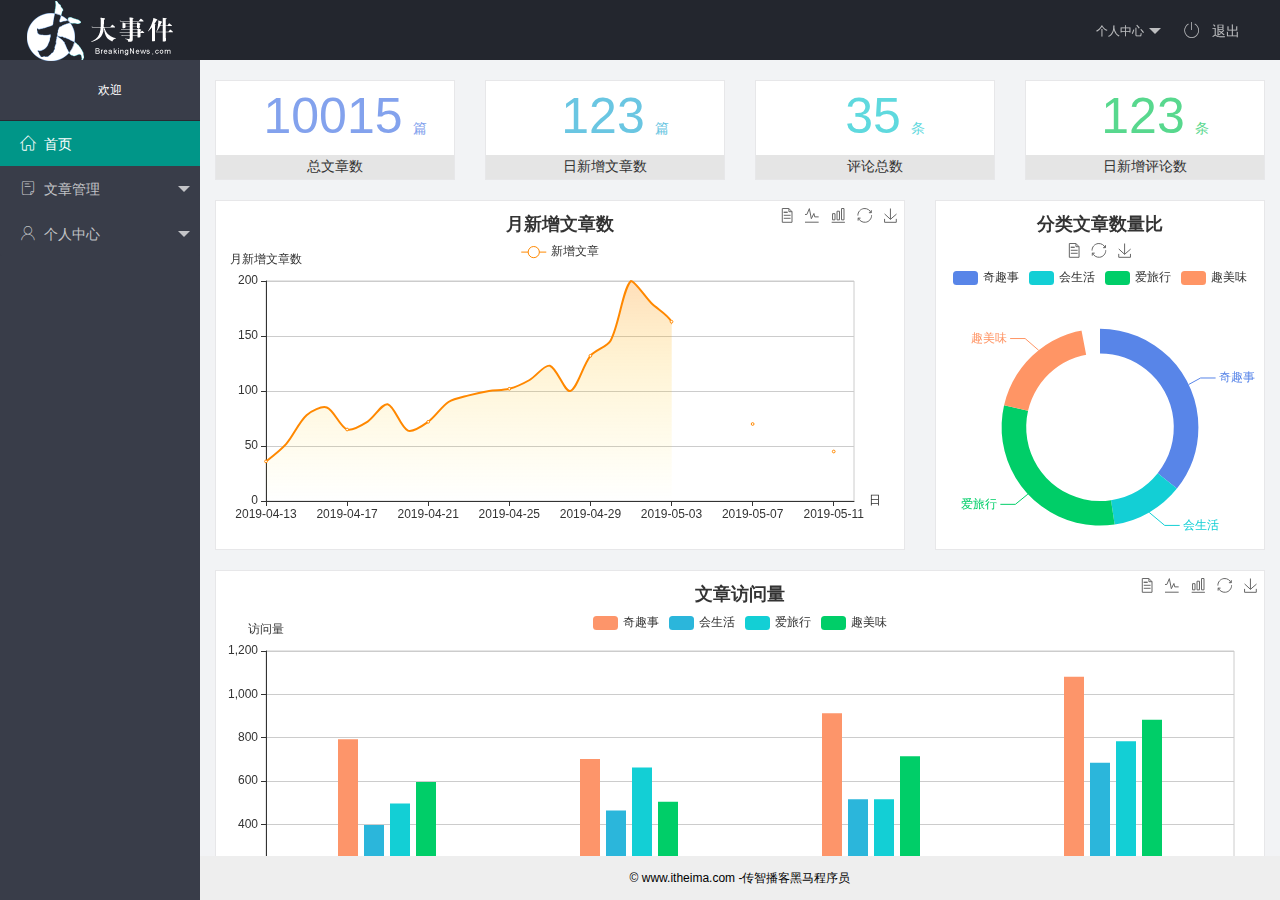
<file: index.html>
<!DOCTYPE html>
<html lang="en">

<head>
    <meta charset="UTF-8">
    <meta http-equiv="X-UA-Compatible" content="IE=edge">
    <meta name="viewport" content="width=device-width, initial-scale=1.0">
    <title>Document</title>
</head>

<body>
    <!DOCTYPE html>
    <html>

    <head>
        <meta charset="utf-8">
        <meta name="viewport" content="width=device-width, initial-scale=1, maximum-scale=1">
        <title>layout 后台大布局 - Layui</title>
        <link rel="stylesheet" href="./assets/lib/layui/css/layui.css">
        <link rel="stylesheet" href="./assets/fonts/iconfont.css">
        <link rel="stylesheet" href="./assets/css/index.css">
    </head>

    <body class="layui-layout-body">
        <div class="layui-layout layui-layout-admin">
            <div class="layui-header">
                <div class="layui-logo">
                    <img src="./assets/images/logo.png" alt="">
                </div>

                <ul class="layui-nav layui-layout-right">
                    <li class="layui-nav-item">
                        <!-- 头部导航栏上面头像 -->
                        <a href="javascript:;" class="userinfo">
                            <img src="./assets/images/sample.jpg" class="layui-nav-img avatar" style="display: none;" />
                            <span class="text-avatar" style="display: none;">A</span>个人中心
                        </a>
                        <dl class="layui-nav-child">
                            <dd><a href="./user/base-info.html" target="fm">基本资料</a></dd>
                            <dd><a href="./user/avatar.html" target="fm">更换头像</a></dd>
                            <dd><a href="./user/modify-password.html" target="fm">修改密码</a></dd>
                        </dl>
                    </li>
                    <li class="layui-nav-item">
                        <a href="javascript:;" id="logout">
                            <span class="iconfont icon-tuichu"></span> 退出
                        </a>
                    </li>
                </ul>
            </div>

            <div class="layui-side layui-bg-black">
                <div class="layui-side-scroll">
                    <!-- 左侧侧边栏上面头像 -->
                    <div class="userinfo">
                        <img src="./assets/images/sample.jpg" class="layui-nav-img avatar" style="display: none;" />
                        <span class="text-avatar" style="display: none;">A</span>
                        <span id="welcome">欢迎 </span>
                    </div>
                    <!-- 左侧导航区域（可配合layui已有的垂直导航） -->
                    <ul class="layui-nav layui-nav-tree" lay-filter="all">
                        <li class="layui-nav-item layui-this">
                            <a class="" href="./home/dashboard.html" target="fm">
                                <span class="iconfont icon-home"></span>首页</a>

                        </li>
                        <li class="layui-nav-item">
                            <a href="javascript:;">
                                <span class="iconfont icon-16"></span>文章管理</a>
                            <dl class="layui-nav-child">
                                <dd>
                                    <a href="./article/category.html" target="fm">
                                        <i class="layui-icon layui-icon-app"></i>文章类别</a>
                                </dd>
                                <dd>
                                    <a href="./article/list.html" target="fm">
                                        <i class="layui-icon layui-icon-app"></i>文章列表</a>
                                </dd>
                                <dd>
                                    <a href="./article/publish.html" target="fm">
                                        <i class="layui-icon layui-icon-app"></i>发表文章</a>
                                </dd>
                            </dl>
                        </li>
                        <li class="layui-nav-item">
                            <a href="javascript:;">
                                <span class="iconfont icon-user"></span>个人中心</a>
                            <dl class="layui-nav-child">
                                <dd>
                                    <a href="./user/base-info.html" target="fm">
                                        <i class="layui-icon layui-icon-app"></i>基本资料</a>
                                </dd>
                                <dd>
                                    <a href="./user/avatar.html" target="fm">
                                        <i class="layui-icon layui-icon-app"></i>更换头像</a>
                                </dd>
                                <dd>
                                    <a href="./user/modify-password.html" target="fm">
                                        <i class="layui-icon layui-icon-app"></i>重置密码</a>
                                </dd>
                            </dl>
                        </li>

                    </ul>
                </div>
            </div>

            <div class="layui-body">
                <!-- 内容主体区域 -->

                <iframe name="fm" src="./home/dashboard.html" frameborder="0"></iframe>

            </div>

            <div class="layui-footer">
                <!-- 底部固定区域 -->
                © www.itheima.com -传智播客黑马程序员
            </div>
        </div>
        <script src="./assets/lib/axios.js"></script>
        <script src="./assets/lib/jquery.js"></script>
        <script src="./assets/lib/layui/layui.all.js"></script>
        <!-- 引入API全局的js文件 -->
        <script src="./assets/js/commonAPI.js"></script>
        <script src="./assets/js/index.js"></script>
        <script>
            //JavaScript代码区域
            layui.use('element', function() {
                var element = layui.element;

            });
        </script>
    </body>

    </html>
</file>
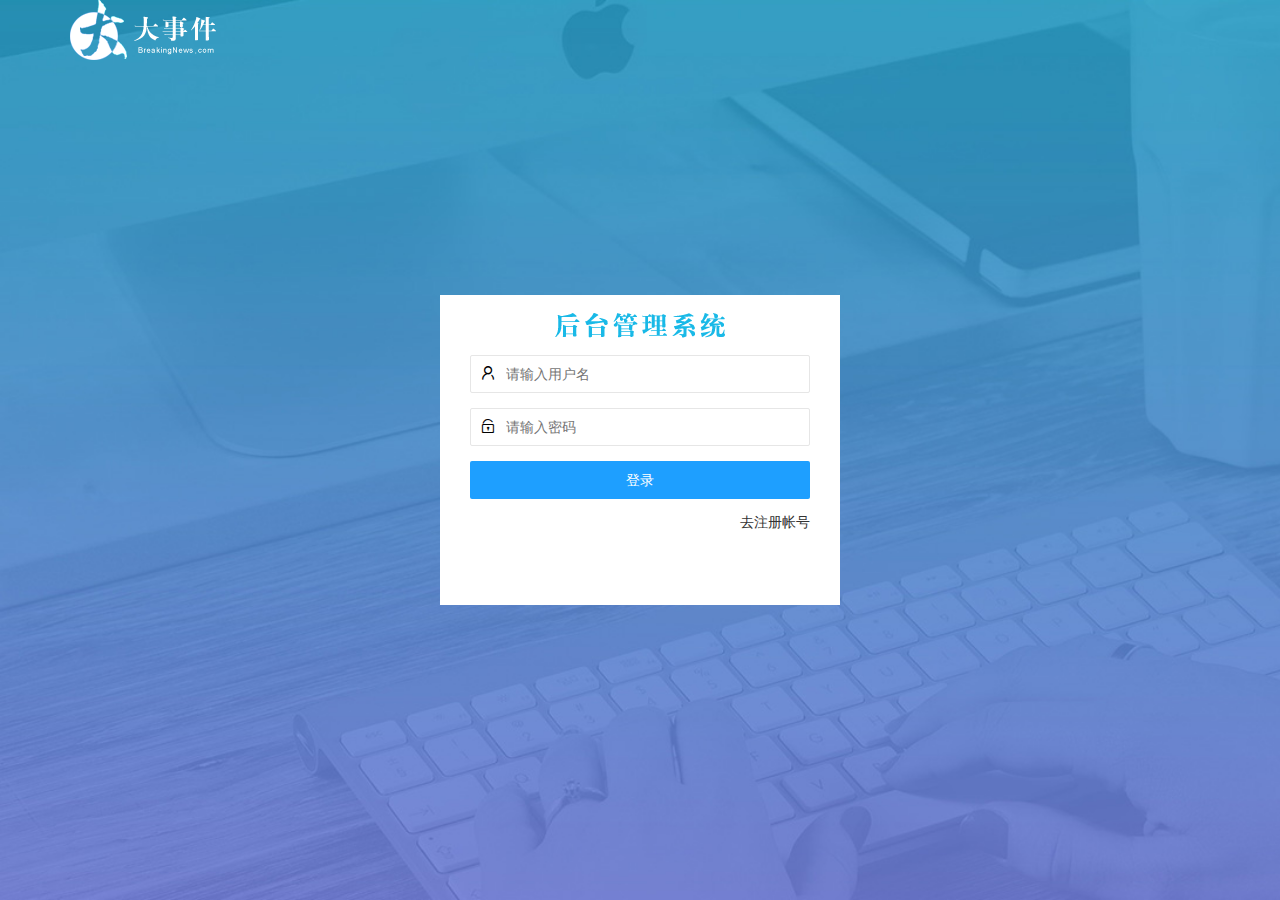
<file: login.html>
<!DOCTYPE html>
<html lang="en">

<head>
    <meta charset="UTF-8">
    <meta http-equiv="X-UA-Compatible" content="IE=edge">
    <meta name="viewport" content="width=device-width, initial-scale=1.0">
    <title>Document</title>
    <link rel="stylesheet" href="./assets/lib/layui/css/layui.css">
    <link rel="stylesheet" href="./assets/css/login.css">

</head>

<body>
    <!-- logo区域 -->
    <div class="layui-main">
        <img src="./assets/images/logo.png" alt="">
    </div>
    <!-- 表单区域 -->
    <div class="content">
        <div class="title">
            <img src="./assets/images/login_title.png" alt="">
        </div>
        <!-- 注册表单 -->
        <form class="layui-form reg-form" action="" style="display: none;">
            <div class="layui-form-item">
                <i class="layui-icon layui-icon-username"></i>
                <input type="text" name="username" required lay-verify="required" placeholder="请输入用户名" autocomplete="off" class="layui-input">
            </div>
            <div class="layui-form-item">
                <i class="layui-icon layui-icon-password"></i>
                <input id="pass" type="password" name="password" required lay-verify="required|pass" placeholder="请输入密码" autocomplete="off" class="layui-input">
            </div>
            <div class="layui-form-item">
                <i class="layui-icon layui-icon-password"></i>
                <input type="password" required lay-verify="required|pass|samePass" placeholder="请再次确认密码" autocomplete="off" class="layui-input">
            </div>
            <!-- 注册按钮 -->
            <div class="layui-form-item">
                <button type="submit" lay-submit="" class="layui-btn layui-btn-normal layui-btn-fluid">注册</button>
            </div>
            <!-- 登录链接 -->
            <div class="link">
                <a href="javascript:;">去登陆</a>
            </div>
        </form>
        <!-- 登录表单 -->
        <form class="layui-form login-form" action="">
            <div class="layui-form-item">
                <i class="layui-icon layui-icon-username"></i>
                <input type="text" name="username" required lay-verify="required" placeholder="请输入用户名" autocomplete="off" class="layui-input">
            </div>
            <div class="layui-form-item">
                <i class="layui-icon layui-icon-password"></i>
                <input type="password" name="password" required lay-verify="required|pass" placeholder="请输入密码" autocomplete="off" class="layui-input">
            </div>
            <!-- 登录按钮 -->
            <div class="layui-form-item">
                <button type="submit" lay-submit="" class="layui-btn layui-btn-normal layui-btn-fluid">登录</button>
            </div>
            <!-- 注册链接 -->
            <div class="link">
                <a href="javascript:;">去注册帐号</a>
            </div>
        </form>
    </div>
    <script src="./assets/lib/axios.js"></script>
    <script src="./assets/lib/jquery.js"></script>
    <script src="./assets/lib/layui/layui.all.js"></script>
    <!-- 引入API全局的js文件 -->
    <script src="./assets/js/commonAPI.js"></script>
    <script src="./assets/js/login.js"></script>
</body>


</html>
</file>
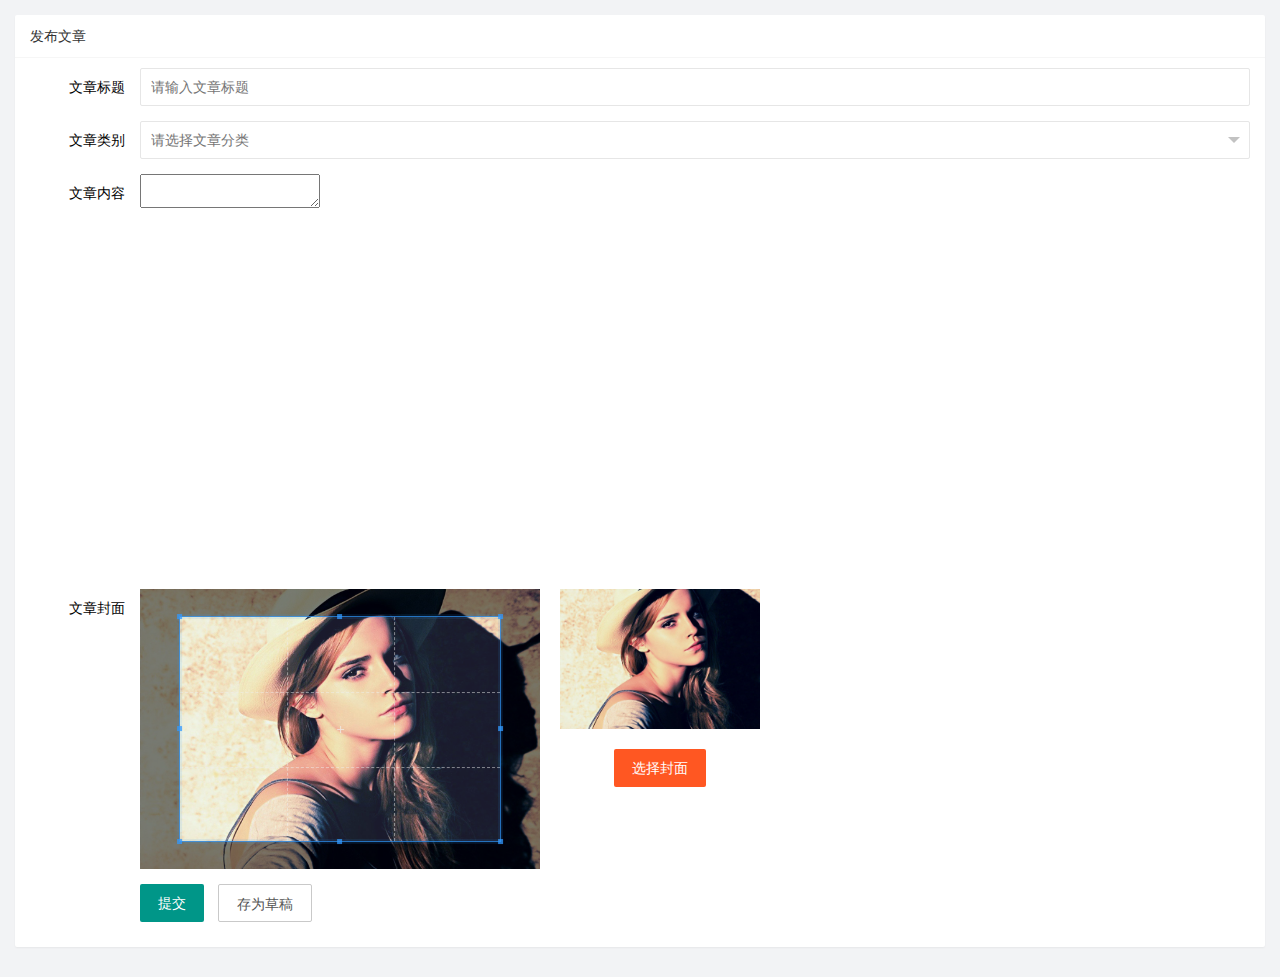
<file: article/edit.html>
<!DOCTYPE html>
<html lang="en">

<head>
    <meta charset="UTF-8">
    <meta name="viewport" content="width=device-width, initial-scale=1.0">
    <title>Document</title>
    <link rel="stylesheet" href="../assets/lib/layui/css/layui.css">
    <link rel="stylesheet" href="../assets/css/article.css">
    <link rel="stylesheet" href="../assets/lib/cropper/cropper.css">
</head>

<body>
    <div class="layui-card">
        <div class="layui-card-header">发布文章</div>
        <div class="layui-card-body">
            <!-- 发布文章的表单 -->
            <form class="layui-form publish-form" lay-filter="edit-form">
                <div class="layui-form-item">
                    <label class="layui-form-label">文章标题</label>
                    <div class="layui-input-block">
                        <input type="text" name="title" required lay-verify="required" placeholder="请输入文章标题" autocomplete="off" class="layui-input" />
                    </div>
                </div>
                <div class="layui-form-item">
                    <label class="layui-form-label">文章类别</label>
                    <div class="layui-input-block">
                        <select id='cate-sel' name="cate_id" lay-verify="required">
                          <option value="">请选择文章分类</option>
                          
                        </select>
                    </div>
                </div>
                <div class="layui-form-item">
                    <!-- 左侧的 label -->
                    <label class="layui-form-label">文章内容</label>
                    <!-- 为富文本编辑器外部的容器设置高度 -->
                    <div class="layui-input-block" style="height: 400px;">
                        <!-- 重要：将来这个 textarea 会被初始化为富文本编辑器 -->
                        <textarea name="content"></textarea>
                    </div>
                </div>
                <div class="layui-form-item">
                    <!-- 左侧的 label -->
                    <label class="layui-form-label">文章封面</label>
                    <!-- 选择封面区域 -->
                    <div class="layui-input-block cover-box">
                        <!-- 左侧裁剪区域 -->
                        <div class="cover-left">
                            <img id="image" src="../assets/images/sample2.jpg" alt="" />
                        </div>
                        <!-- 右侧预览区域和选择封面区域 -->
                        <div class="cover-right">
                            <!-- 预览的区域 -->
                            <div class="img-preview"></div>
                            <!-- 添加文件选择框 -->
                            <input type="file" id="file" accept="image/png,image/gif,image/jpg,image/jpeg" style="display:none ">
                            <!-- 选择封面按钮 -->
                            <button id="choose-btn" type="button" class="layui-btn layui-btn-danger ">选择封面</button>
                        </div>
                    </div>
                </div>
                <div class="layui-form-item">
                    <div class="layui-input-block last-row">
                        <button data-state="已发布" class="layui-btn" lay-submit lay-filter="formDemo">提交</button>
                        <button data-state="草稿" class="layui-btn layui-btn-primary" lay-submit id="btnSave2">存为草稿</button>
                    </div>
                </div>
            </form>
        </div>

    </div>

    <script src="../assets/lib/jquery.js "></script>
    <script src="../assets/lib/layui/layui.all.js "></script>
    <script src="../assets/lib/axios.js "></script>
    <script src="../assets/js/commonAPI.js "></script>
    <!-- 引入裁剪插件 -->
    <script src="../assets/lib/cropper/Cropper.js "></script>
    <script src="../assets/lib/cropper/jquery-cropper.js "></script>
    <!-- 引入富文本域插件 -->
    <script src="../assets/lib/tinymce/tinymce.min.js "></script>
    <script src="../assets/lib/tinymce/tinymce_setup.js "></script>
    <script src="../assets/js/article/edit.js "></script>
</body>

</html>
</file>
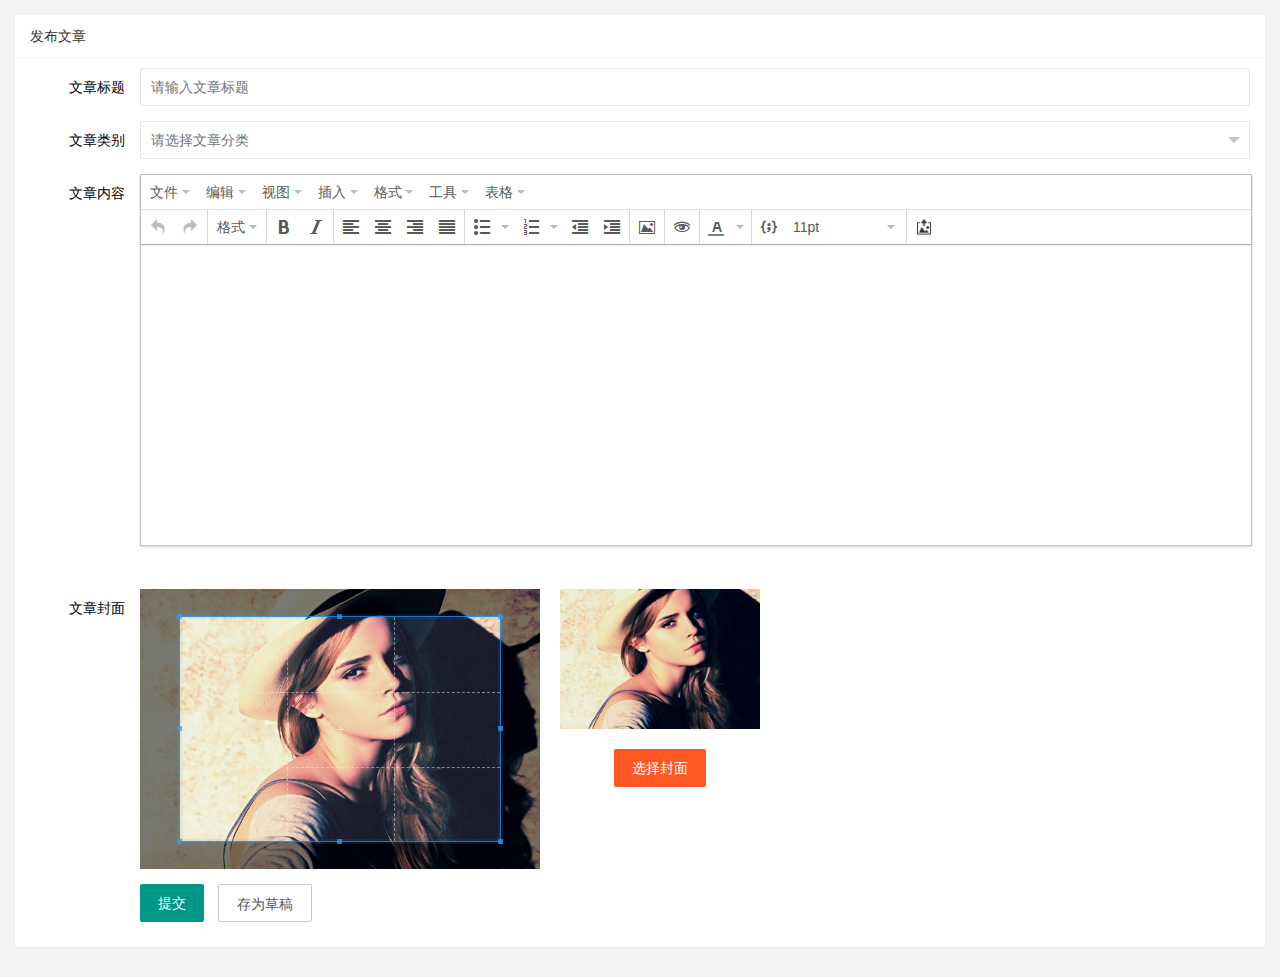
<file: article/publish.html>
<!DOCTYPE html>
<html lang="en">

<head>
    <meta charset="UTF-8">
    <meta name="viewport" content="width=device-width, initial-scale=1.0">
    <title>Document</title>
    <link rel="stylesheet" href="../assets/lib/layui/css/layui.css">
    <link rel="stylesheet" href="../assets/css/article.css">
    <link rel="stylesheet" href="../assets/lib/cropper/cropper.css">
</head>

<body>
    <div class="layui-card">
        <div class="layui-card-header">发布文章</div>
        <div class="layui-card-body">
            <!-- 发布文章的表单 -->
            <form class="layui-form publish-form">
                <div class="layui-form-item">
                    <label class="layui-form-label">文章标题</label>
                    <div class="layui-input-block">
                        <input type="text" name="title" required lay-verify="required" placeholder="请输入文章标题" autocomplete="off" class="layui-input" />
                    </div>
                </div>
                <div class="layui-form-item">
                    <label class="layui-form-label">文章类别</label>
                    <div class="layui-input-block">
                        <select id='cate-sel' name="cate_id" lay-verify="required">
                          <option value="">请选择文章分类</option>
                          
                        </select>
                    </div>
                </div>
                <div class="layui-form-item">
                    <!-- 左侧的 label -->
                    <label class="layui-form-label">文章内容</label>
                    <!-- 为富文本编辑器外部的容器设置高度 -->
                    <div class="layui-input-block" style="height: 400px;">
                        <!-- 重要：将来这个 textarea 会被初始化为富文本编辑器 -->
                        <textarea name="content"></textarea>
                    </div>
                </div>
                <div class="layui-form-item">
                    <!-- 左侧的 label -->
                    <label class="layui-form-label">文章封面</label>
                    <!-- 选择封面区域 -->
                    <div class="layui-input-block cover-box">
                        <!-- 左侧裁剪区域 -->
                        <div class="cover-left">
                            <img id="image" src="../assets/images/sample2.jpg" alt="" />
                        </div>
                        <!-- 右侧预览区域和选择封面区域 -->
                        <div class="cover-right">
                            <!-- 预览的区域 -->
                            <div class="img-preview"></div>
                            <!-- 添加文件选择框 -->
                            <input type="file" id="file" accept="image/png,image/gif,image/jpg,image/jpeg" style="display:none ">
                            <!-- 选择封面按钮 -->
                            <button id="choose-btn" type="button" class="layui-btn layui-btn-danger ">选择封面</button>
                        </div>
                    </div>
                </div>
                <div class="layui-form-item">
                    <div class="layui-input-block last-row">
                        <button data-state="已发布" class="layui-btn" lay-submit lay-filter="formDemo">提交</button>
                        <button data-state="草稿" class="layui-btn layui-btn-primary" lay-submit id="btnSave2">存为草稿</button>
                    </div>
                </div>
            </form>
        </div>

    </div>

    <script src="../assets/lib/jquery.js "></script>
    <script src="../assets/lib/layui/layui.all.js "></script>
    <script src="../assets/lib/axios.js "></script>
    <script src="../assets/js/commonAPI.js "></script>
    <!-- 引入裁剪插件 -->
    <script src="../assets/lib/cropper/Cropper.js "></script>
    <script src="../assets/lib/cropper/jquery-cropper.js "></script>
    <!-- 引入富文本域插件 -->
    <script src="../assets/lib/tinymce/tinymce.min.js "></script>
    <script src="../assets/lib/tinymce/tinymce_setup.js "></script>
    <script src="../assets/js/article/publish.js "></script>
</body>

</html>
</file>
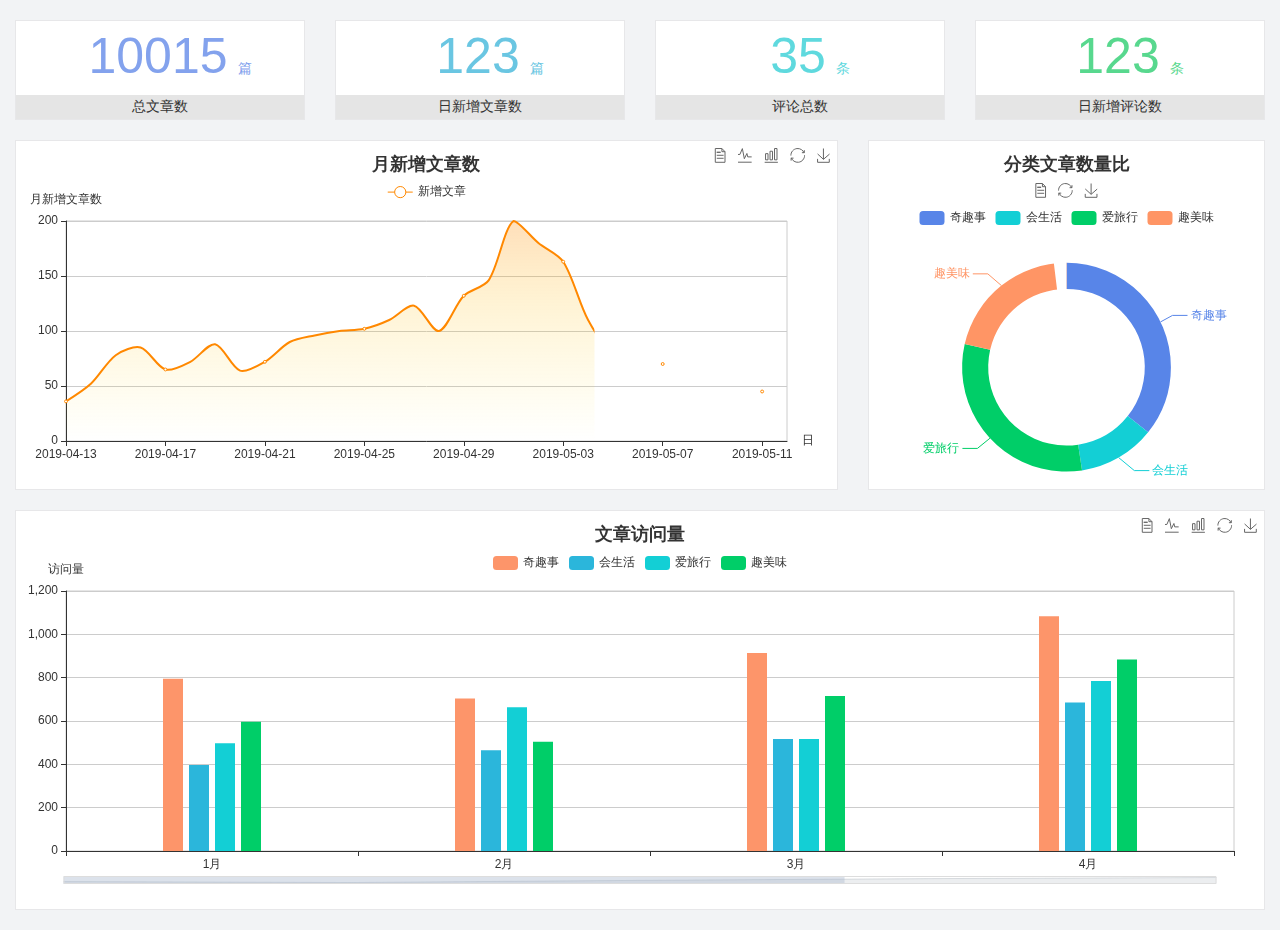
<file: home/dashboard.html>
<!DOCTYPE html>
<html lang="en">

<head>
  <meta charset="UTF-8">
  <meta name="viewport" content="width=device-width, initial-scale=1.0">
  <meta http-equiv="X-UA-Compatible" content="ie=edge">
  <title>图表统计</title>
  <link rel="stylesheet" href="../assets/lib/bootstrap.css" />
  <link rel="stylesheet" href="../assets/lib/main.css" />
  <script src="../assets/lib/jquery.js"></script>
  <script type="text/javascript" src="../assets/lib/echarts.min.js"></script>
</head>

<body>
  <div class="container-fluid">
    <div class="row spannel_list">
      <div class="col-sm-3 col-xs-6">
        <div class="spannel">
          <em>10015</em><span>篇</span>
          <b>总文章数</b>
        </div>
      </div>
      <div class="col-sm-3 col-xs-6">
        <div class="spannel scolor01">
          <em>123</em><span>篇</span>
          <b>日新增文章数</b>
        </div>
      </div>
      <div class="col-sm-3 col-xs-6">
        <div class="spannel scolor02">
          <em>35</em><span>条</span>
          <b>评论总数</b>
        </div>
      </div>
      <div class="col-sm-3 col-xs-6">
        <div class="spannel scolor03">
          <em>123</em><span>条</span>
          <b>日新增评论数</b>
        </div>
      </div>
    </div>
  </div>

  <div class="container-fluid">
    <div class="row curve-pie">
      <div class="col-lg-8 col-md-8">
        <div class="gragh_pannel" id="curve_show"></div>
      </div>
      <div class="col-lg-4 col-md-4">
        <div class="gragh_pannel" id="pie_show"></div>
      </div>
    </div>
  </div>

  <div class="container-fluid">
    <div class="column_pannel" id="column_show"></div>
  </div>

  <script>
    var oChart = echarts.init(document.getElementById('curve_show'));
    var aList_all = [
      { 'count': 36, 'date': '2019-04-13' },
      { 'count': 52, 'date': '2019-04-14' },
      { 'count': 78, 'date': '2019-04-15' },
      { 'count': 85, 'date': '2019-04-16' },
      { 'count': 65, 'date': '2019-04-17' },
      { 'count': 72, 'date': '2019-04-18' },
      { 'count': 88, 'date': '2019-04-19' },
      { 'count': 64, 'date': '2019-04-20' },
      { 'count': 72, 'date': '2019-04-21' },
      { 'count': 90, 'date': '2019-04-22' },
      { 'count': 96, 'date': '2019-04-23' },
      { 'count': 100, 'date': '2019-04-24' },
      { 'count': 102, 'date': '2019-04-25' },
      { 'count': 110, 'date': '2019-04-26' },
      { 'count': 123, 'date': '2019-04-27' },
      { 'count': 100, 'date': '2019-04-28' },
      { 'count': 132, 'date': '2019-04-29' },
      { 'count': 146, 'date': '2019-04-30' },
      { 'count': 200, 'date': '2019-05-01' },
      { 'count': 180, 'date': '2019-05-02' },
      { 'count': 163, 'date': '2019-05-03' },
      { 'count': 110, 'date': '2019-05-04' },
      { 'count': 80, 'date': '2019-05-05' },
      { 'count': 82, 'date': '2019-05-06' },
      { 'count': 70, 'date': '2019-05-07' },
      { 'count': 65, 'date': '2019-05-08' },
      { 'count': 54, 'date': '2019-05-09' },
      { 'count': 40, 'date': '2019-05-10' },
      { 'count': 45, 'date': '2019-05-11' },
      { 'count': 38, 'date': '2019-05-12' },
    ];

    let aCount = [];
    let aDate = [];

    for (var i = 0; i < aList_all.length; i++) {
      aCount.push(aList_all[i].count);
      aDate.push(aList_all[i].date);
    }

    var chartopt = {
      title: {
        text: '月新增文章数',
        left: 'center',
        top: '10'
      },
      tooltip: {
        trigger: 'axis'
      },
      legend: {
        data: ['新增文章'],
        top: '40'
      },
      toolbox: {
        show: true,
        feature: {
          mark: { show: true },
          dataView: { show: true, readOnly: false },
          magicType: { show: true, type: ['line', 'bar'] },
          restore: { show: true },
          saveAsImage: { show: true }
        }
      },
      calculable: true,
      xAxis: [
        {
          name: '日',
          type: 'category',
          boundaryGap: false,
          data: aDate
        }
      ],
      yAxis: [
        {
          name: '月新增文章数',
          type: 'value'
        }
      ],
      series: [
        {
          name: '新增文章',
          type: 'line',
          smooth: true,
          itemStyle: { normal: { areaStyle: { type: 'default' }, color: '#f80' }, lineStyle: { color: '#f80' } },
          data: aCount
        }],
      areaStyle: {
        normal: {
          color: new echarts.graphic.LinearGradient(0, 0, 0, 1, [{
            offset: 0,
            color: 'rgba(255,136,0,0.39)'
          }, {
            offset: .34,
            color: 'rgba(255,180,0,0.25)'
          }, {
            offset: 1,
            color: 'rgba(255,222,0,0.00)'
          }])

        }
      },
      grid: {
        show: true,
        x: 50,
        x2: 50,
        y: 80,
        height: 220
      }
    };

    oChart.setOption(chartopt);


    var oPie = echarts.init(document.getElementById('pie_show'));
    var oPieopt =
    {
      title: {
        top: 10,
        text: '分类文章数量比',
        x: 'center'
      },
      tooltip: {
        trigger: 'item',
        formatter: "{a} <br/>{b} : {c} ({d}%)"
      },
      color: ['#5885e8', '#13cfd5', '#00ce68', '#ff9565'],
      legend: {
        x: 'center',
        top: 65,
        data: ['奇趣事', '会生活', '爱旅行', '趣美味']
      },
      toolbox: {
        show: true,
        x: 'center',
        top: 35,
        feature: {
          mark: { show: true },
          dataView: { show: true, readOnly: false },
          magicType: {
            show: true,
            type: ['pie', 'funnel'],
            option: {
              funnel: {
                x: '25%',
                width: '50%',
                funnelAlign: 'left',
                max: 1548
              }
            }
          },
          restore: { show: true },
          saveAsImage: { show: true }
        }
      },
      calculable: true,
      series: [
        {
          name: '访问来源',
          type: 'pie',
          radius: ['45%', '60%'],
          center: ['50%', '65%'],
          data: [
            { value: 300, name: '奇趣事' },
            { value: 100, name: '会生活' },
            { value: 260, name: '爱旅行' },
            { value: 180, name: '趣美味' }
          ]
        }
      ]
    };
    oPie.setOption(oPieopt);



    var oColumn = this.echarts.init(document.getElementById('column_show'));
    var oColumnopt =
    {
      title: {
        text: '文章访问量',
        left: 'center',
        top: '10'
      },
      tooltip: {
        trigger: 'axis'
      },
      legend: {
        data: ['奇趣事', '会生活', '爱旅行', '趣美味'],
        top: '40'
      },
      toolbox: {
        show: true,
        feature: {
          mark: { show: true },
          dataView: { show: true, readOnly: false },
          magicType: { show: true, type: ['line', 'bar'] },
          restore: { show: true },
          saveAsImage: { show: true }
        }
      },
      calculable: true,
      xAxis: [
        {
          type: 'category',
          data: ['1月', '2月', '3月', '4月', '5月']
        }
      ],
      yAxis: [
        {
          name: '访问量',
          type: 'value'
        }
      ],
      series: [
        {
          name: '奇趣事',
          type: 'bar',
          barWidth: 20,
          itemStyle: {
            normal: { areaStyle: { type: 'default' }, color: '#fd956a' }
          },
          data: [800, 708, 920, 1090, 1200]
        },
        {
          name: '会生活',
          type: 'bar',
          barWidth: 20,
          itemStyle: {
            normal: { areaStyle: { type: 'default' }, color: '#2bb6db' }
          },
          data: [400, 468, 520, 690, 800]
        },
        {
          name: '爱旅行',
          type: 'bar',
          barWidth: 20,
          itemStyle: {
            normal: { areaStyle: { type: 'default' }, color: '#13cfd5' }
          },
          data: [500, 668, 520, 790, 900]
        },
        {
          name: '趣美味',
          type: 'bar',
          barWidth: 20,
          itemStyle: {
            normal: { areaStyle: { type: 'default' }, color: '#00ce68' }
          },
          data: [600, 508, 720, 890, 1000]
        }
      ],
      grid: {
        show: true,
        x: 50,
        x2: 30,
        y: 80,
        height: 260
      },
      dataZoom: [//给x轴设置滚动条
        {
          start: 0,//默认为0
          end: 100 - 1000 / 31,//默认为100
          type: 'slider',
          show: true,
          xAxisIndex: [0],
          handleSize: 0,//滑动条的 左右2个滑动条的大小
          height: 8,//组件高度
          left: 45, //左边的距离
          right: 50,//右边的距离
          bottom: 26,//右边的距离
          handleColor: '#ddd',//h滑动图标的颜色
          handleStyle: {
            borderColor: "#cacaca",
            borderWidth: "1",
            shadowBlur: 2,
            background: "#ddd",
            shadowColor: "#ddd",
          }
        }]
    };
    oColumn.setOption(oColumnopt);
  </script>
</body>

</html>
</file>
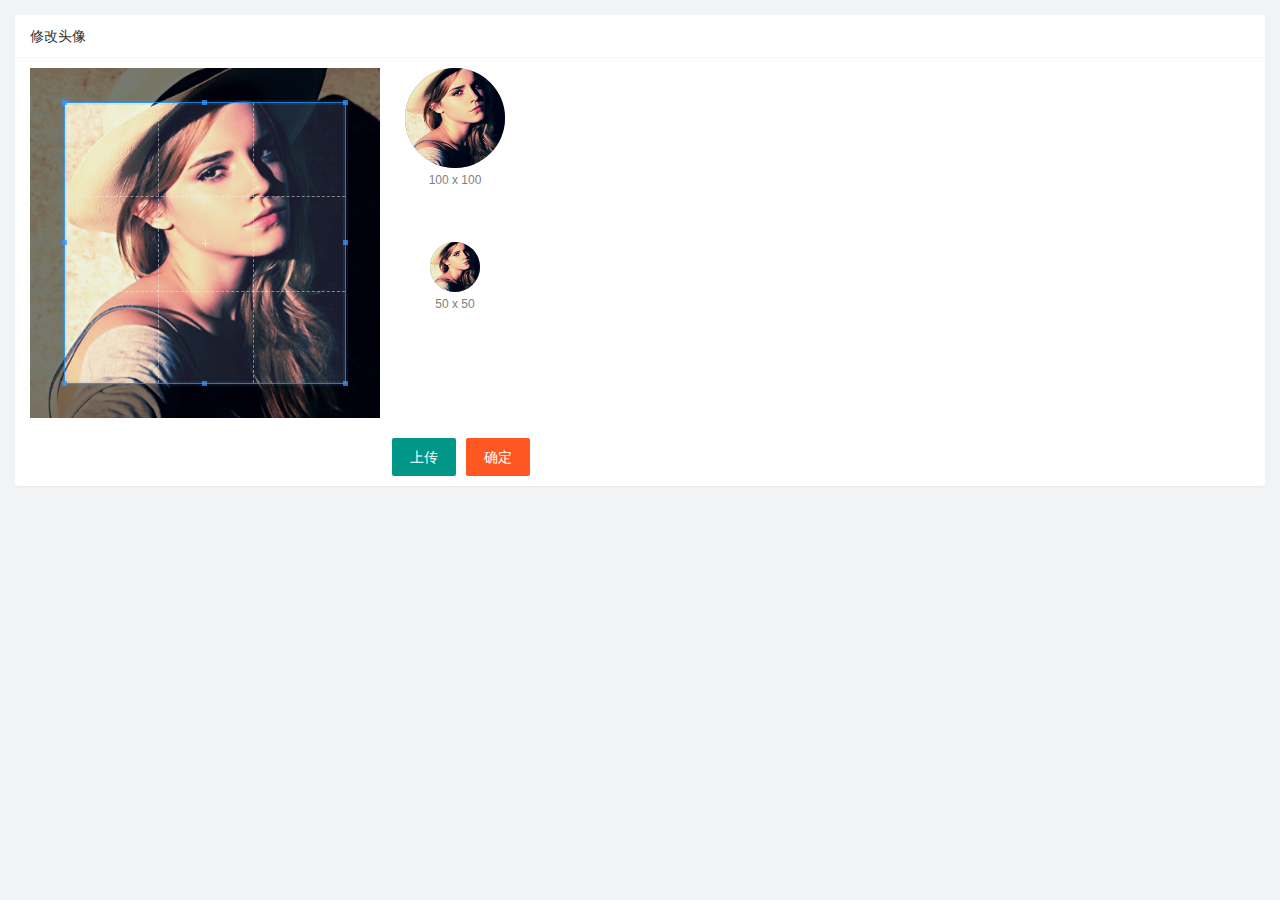
<file: user/avatar.html>
<!DOCTYPE html>
<html lang="en">

<head>
    <meta charset="UTF-8">
    <meta name="viewport" content="width=device-width, initial-scale=1.0">
    <title>Document</title>
    <link rel="stylesheet" href="../assets/lib/cropper/cropper.css">
    <link rel="stylesheet" href="../assets/lib/layui/css/layui.css">
    <link rel="stylesheet" href="../assets/fonts/iconfont.css">
    <link rel="stylesheet" href="../assets/css/base-info.css">
    <link rel="stylesheet" href="../assets/css/user.css">
</head>

<body>
    <div class="layui-card">
        <div class="layui-card-header">修改头像</div>
        <div class="layui-card-body">
            <!-- 第一行的图片裁剪和预览区域 -->
            <div class="row1">
                <!-- 图片裁剪区域 -->
                <div class="cropper-box">
                    <!-- 这个 img 标签很重要，将来会把它初始化为裁剪区域 -->
                    <img id="image" src="../assets/images/sample.jpg" />
                </div>
                <!-- 图片的预览区域 -->
                <div class="preview-box">
                    <div>
                        <!-- 宽高为 100px 的预览区域 -->
                        <div class="img-preview w100"></div>
                        <p class="size">100 x 100</p>
                    </div>
                    <div>
                        <!-- 宽高为 50px 的预览区域 -->
                        <div class="img-preview w50"></div>
                        <p class="size">50 x 50</p>
                    </div>
                </div>
            </div>

            <!-- 第二行的按钮区域 -->
            <div class="row2">
                <!-- 文件选择框 -->
                <input type="file" value="" id="file" style="display: none;">
                <button type="button" class="layui-btn" id="uploade-btn">上传</button>
                <button type="button" class="layui-btn layui-btn-danger" id="sava-btn">确定</button>
            </div>
        </div>
    </div>
    <script src="../assets/lib/axios.js"></script>
    <script src="../assets/lib/jquery.js"></script>
    <!-- 引入裁剪插件文件 -->
    <script src="../assets/lib/cropper/Cropper.js"></script>
    <script src="../assets/lib/cropper/jquery-cropper.js"></script>
    <script src="../assets/lib/layui/layui.all.js"></script>
    <!-- 引入API全局的js文件 -->
    <script src="../assets/js/commonAPI.js"></script>
    <script src="../assets/js/user/avatar.js"></script>
</body>

</html>
</file>
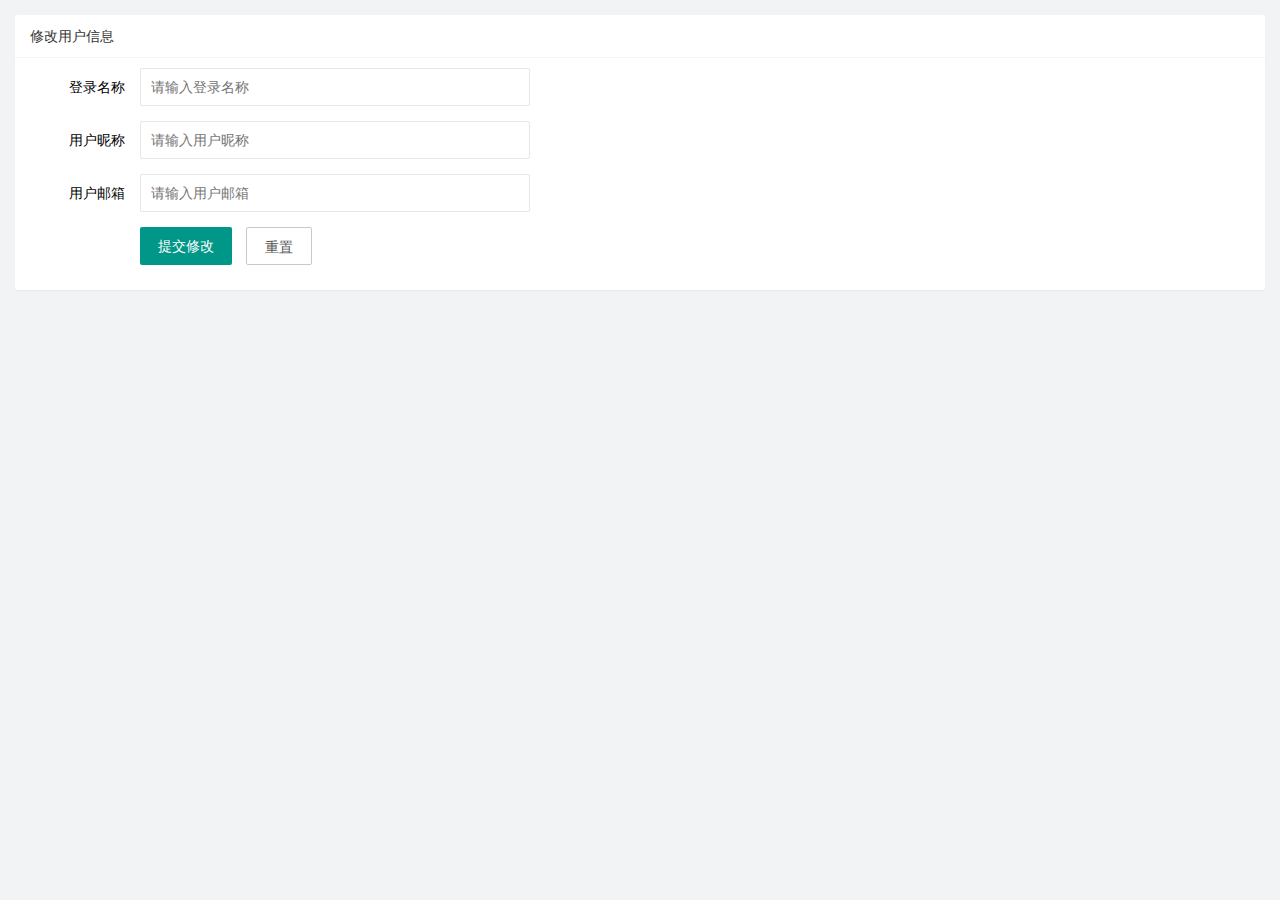
<file: user/base-info.html>
<!DOCTYPE html>
<html lang="en">

<head>
    <meta charset="UTF-8">
    <meta http-equiv="X-UA-Compatible" content="IE=edge">
    <meta name="viewport" content="width=device-width, initial-scale=1.0">
    <title>Document</title>
    <link rel="stylesheet" href="../assets/lib/layui/css/layui.css">
    <link rel="stylesheet" href="../assets/fonts/iconfont.css">
    <link rel="stylesheet" href="../assets/css/base-info.css">
</head>

<body>
    <div class="layui-card">
        <div class="layui-card-header">修改用户信息</div>
        <div class="layui-card-body">
            <form class="layui-form base-info-form" lay-filter="editForm" action="">
                <div class="layui-form-item">
                    <label class="layui-form-label">登录名称</label>
                    <div class="layui-input-block">
                        <input readonly type="text" name="username" required lay-verify="required" placeholder="请输入登录名称" autocomplete="off" class="layui-input">
                    </div>
                </div>
                <div class="layui-form-item">
                    <label class="layui-form-label">用户昵称</label>
                    <div class="layui-input-block">
                        <input type="text" name="nickname" required lay-verify="required|nick" placeholder="请输入用户昵称" autocomplete="off" class="layui-input">
                    </div>
                </div>
                <div class="layui-form-item">
                    <label class="layui-form-label">用户邮箱</label>
                    <div class="layui-input-block">
                        <input type="text" name="email" required lay-verify="requiredemail" placeholder="请输入用户邮箱" autocomplete="off" class="layui-input">
                    </div>
                </div>
                <!-- 手动添加一个id输入框 -->
                <input type="hidden" name='id'>
                <div class="layui-form-item">
                    <div class="layui-input-block">
                        <button class="layui-btn" lay-submit lay-filter="formDemo">提交修改</button>
                        <button id="reset-btn" type="reset" class="layui-btn layui-btn-primary">重置</button>
                    </div>
                </div>
            </form>
        </div>
    </div>
    <script src="../assets/lib/axios.js"></script>
    <script src="../assets/lib/jquery.js"></script>
    <script src="../assets/lib/layui/layui.all.js"></script>
    <!-- 引入API全局的js文件 -->
    <script src="../assets/js/commonAPI.js"></script>
    <script src="../assets/js/user/base-info.js"></script>
</body>

</html>
</file>
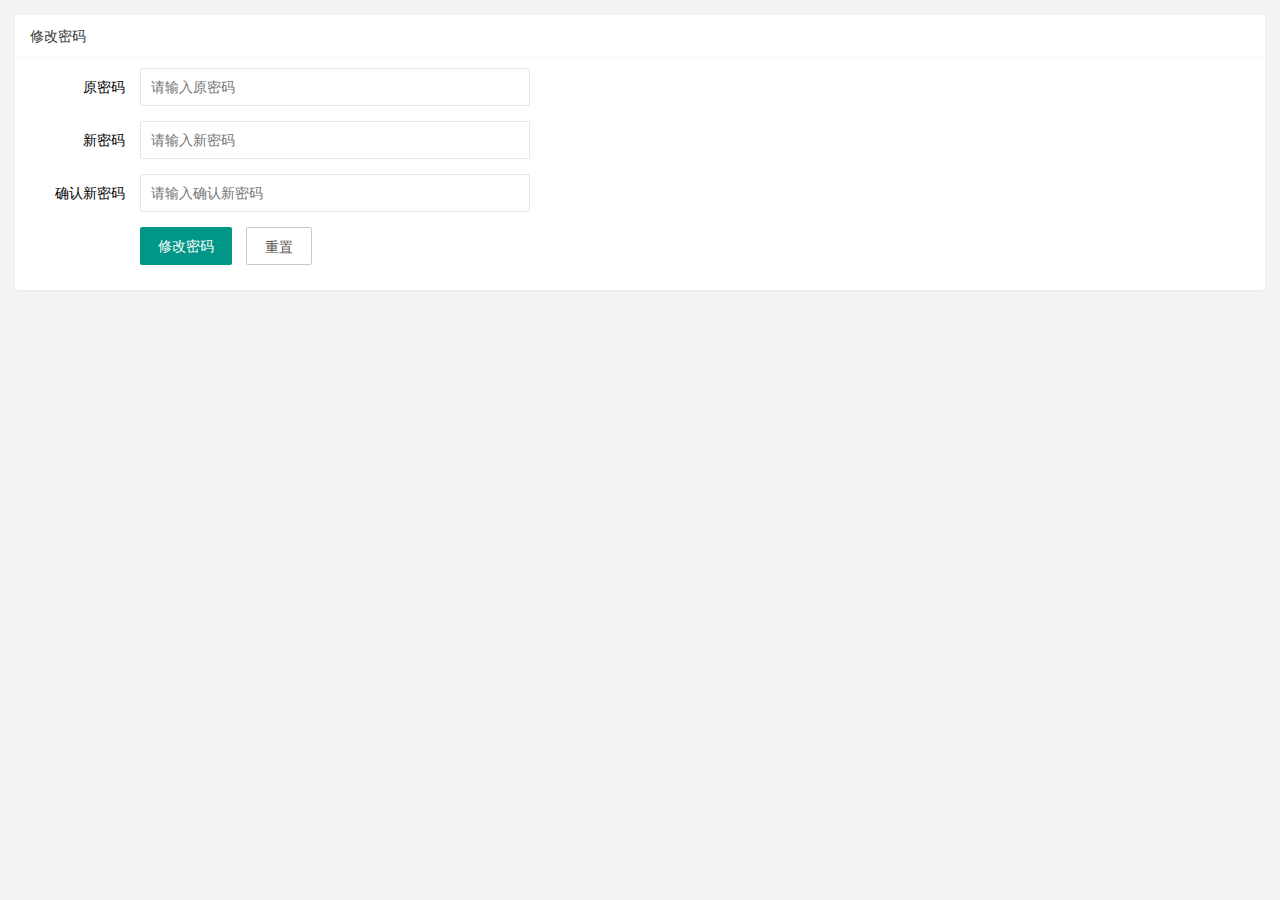
<file: user/modify-password.html>
<!DOCTYPE html>
<html lang="en">

<head>
    <meta charset="UTF-8">
    <meta name="viewport" content="width=device-width, initial-scale=1.0">
    <title>Document</title>
    <link rel="stylesheet" href="../assets/lib/layui/css/layui.css">
    <link rel="stylesheet" href="../assets/fonts/iconfont.css">
    <link rel="stylesheet" href="../assets/css/base-info.css">
</head>

<body>
    <div class="layui-card">
        <div class="layui-card-header">修改密码</div>
        <div class="layui-card-body">
            <form class="layui-form" action="">
                <div class="layui-form-item">
                    <label class="layui-form-label">原密码</label>
                    <div class="layui-input-block">
                        <input type="password" name="oldPwd" required lay-verify="required|pass" placeholder="请输入原密码" autocomplete="off" class="layui-input">
                    </div>
                </div>
                <div class="layui-form-item">
                    <label class="layui-form-label">新密码</label>
                    <div class="layui-input-block">
                        <input id='pass' type="password" name="newPwd" required lay-verify="required|pass" placeholder="请输入新密码" autocomplete="off" class="layui-input">
                    </div>
                </div>
                <div class="layui-form-item">
                    <label class="layui-form-label">确认新密码</label>
                    <div class="layui-input-block">
                        <input type="password" required lay-verify="required|pass|confirmPass" placeholder="请输入确认新密码" autocomplete="off" class="layui-input">
                    </div>
                </div>
                <div class="layui-form-item">
                    <div class="layui-input-block">
                        <button class="layui-btn" lay-submit lay-filter="formDemo">修改密码</button>
                        <button type="reset" class="layui-btn layui-btn-primary">重置</button>
                    </div>
                </div>
        </div>
    </div>
    <script src="../assets/lib/axios.js"></script>
    <script src="../assets/lib/jquery.js"></script>
    <script src="../assets/lib/layui/layui.all.js"></script>
    <!-- 引入API全局的js文件 -->
    <script src="../assets/js/commonAPI.js"></script>
    <script src="../assets/js/user/modify-password.js"></script>
</body>

</html>
</file>
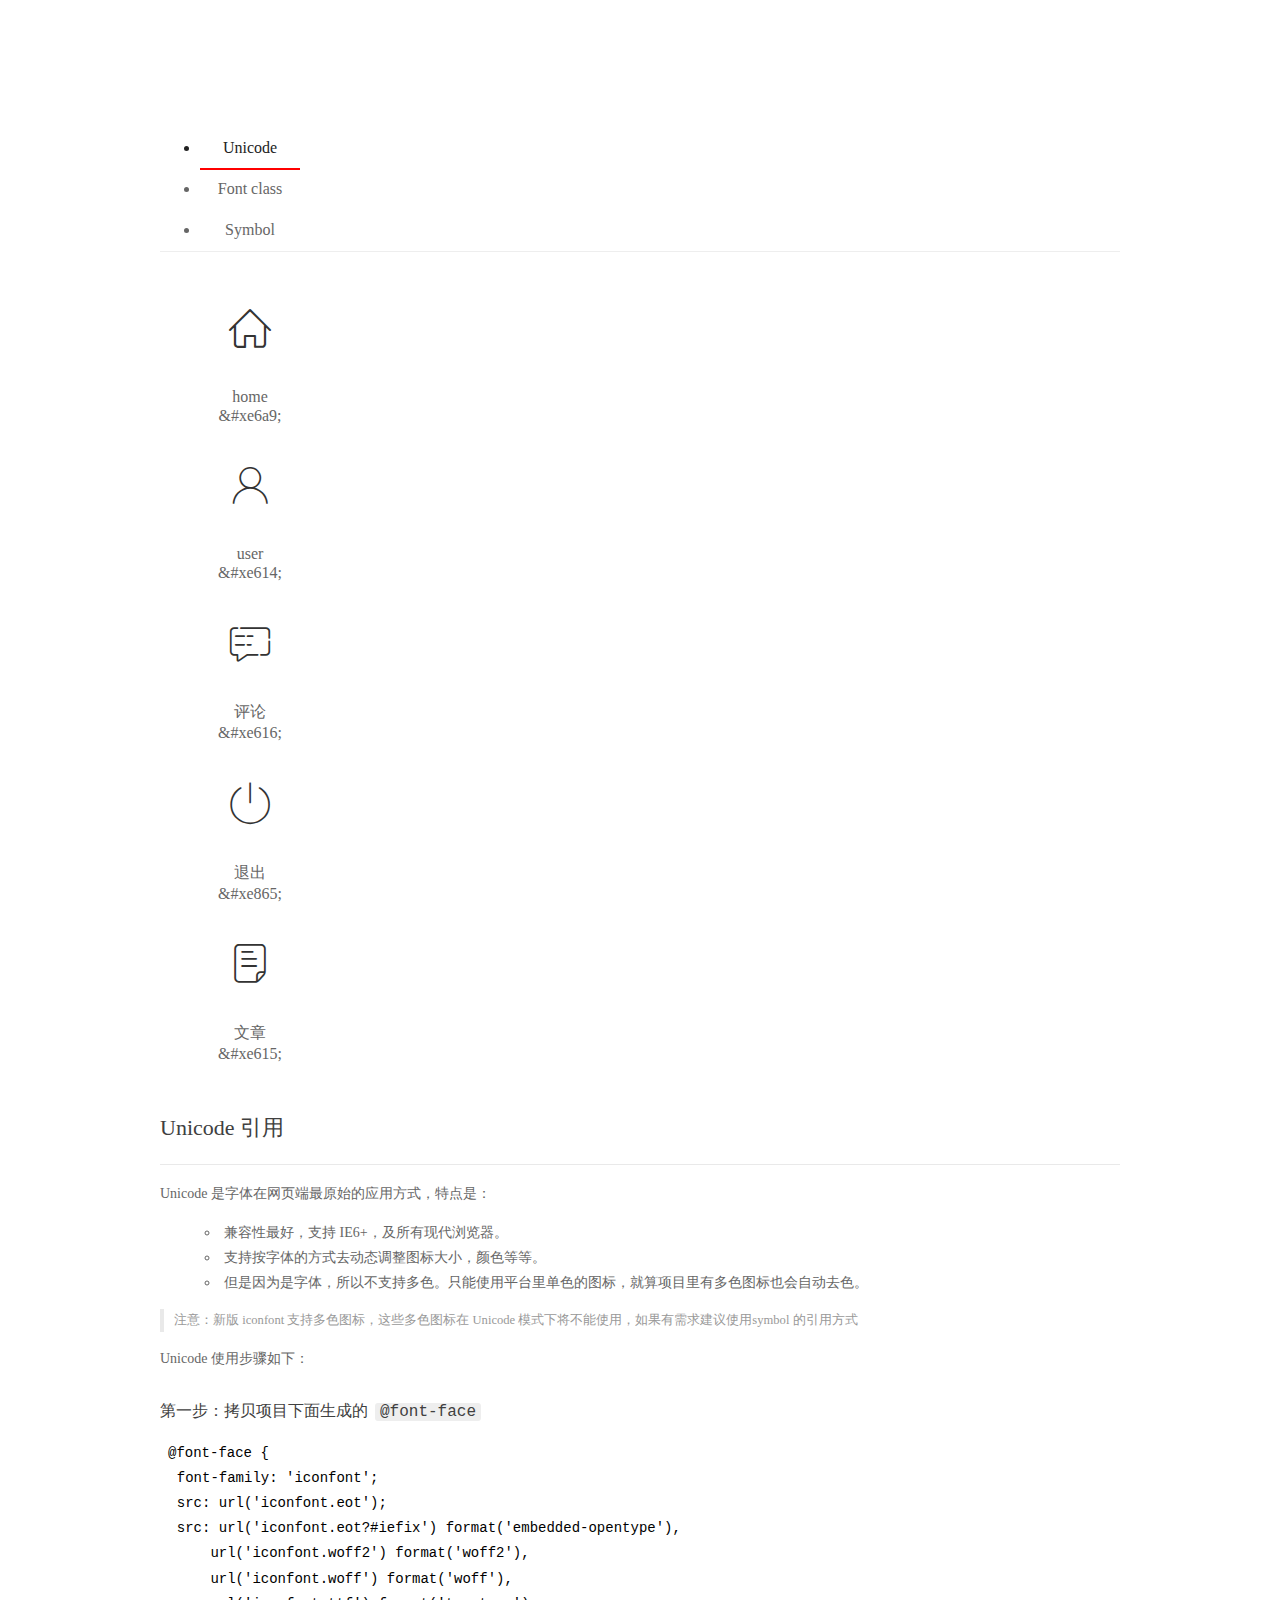
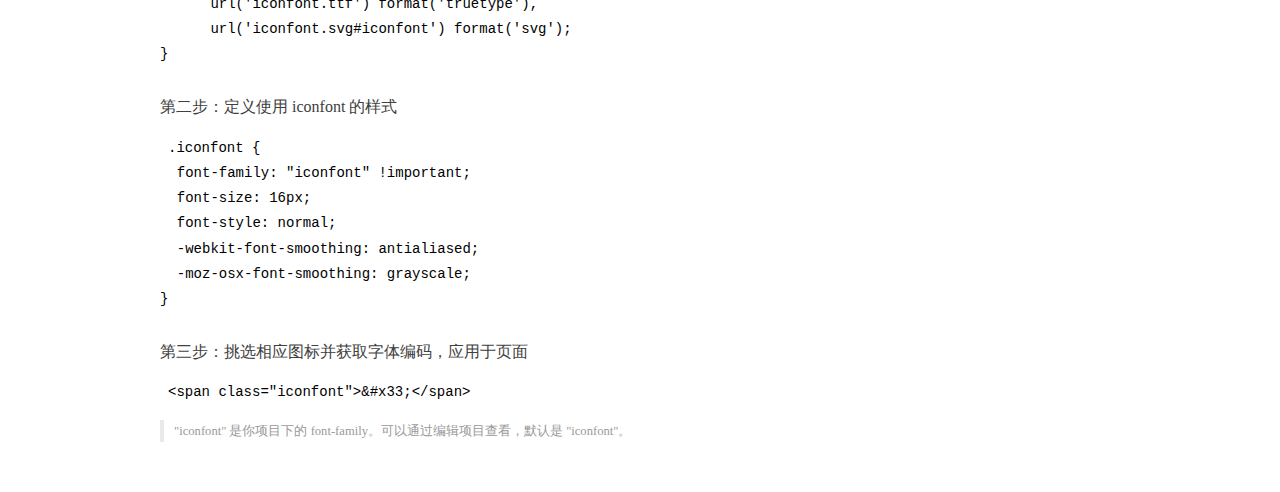
<file: assets/fonts/demo_index.html>
<!DOCTYPE html>
<html>
<head>
  <meta charset="utf-8"/>
  <title>IconFont Demo</title>
  <link rel="shortcut icon" href="https://gtms04.alicdn.com/tps/i4/TB1_oz6GVXXXXaFXpXXJDFnIXXX-64-64.ico" type="image/x-icon"/>
  <link rel="stylesheet" href="https://g.alicdn.com/thx/cube/1.3.2/cube.min.css">
  <link rel="stylesheet" href="demo.css">
  <link rel="stylesheet" href="iconfont.css">
  <script src="iconfont.js"></script>
  <!-- jQuery -->
  <script src="https://a1.alicdn.com/oss/uploads/2018/12/26/7bfddb60-08e8-11e9-9b04-53e73bb6408b.js"></script>
  <!-- 代码高亮 -->
  <script src="https://a1.alicdn.com/oss/uploads/2018/12/26/a3f714d0-08e6-11e9-8a15-ebf944d7534c.js"></script>
</head>
<body>
  <div class="main">
    <h1 class="logo"><a href="https://www.iconfont.cn/" title="iconfont 首页" target="_blank">&#xe86b;</a></h1>
    <div class="nav-tabs">
      <ul id="tabs" class="dib-box">
        <li class="dib active"><span>Unicode</span></li>
        <li class="dib"><span>Font class</span></li>
        <li class="dib"><span>Symbol</span></li>
      </ul>
      
    </div>
    <div class="tab-container">
      <div class="content unicode" style="display: block;">
          <ul class="icon_lists dib-box">
          
            <li class="dib">
              <span class="icon iconfont">&#xe6a9;</span>
                <div class="name">home</div>
                <div class="code-name">&amp;#xe6a9;</div>
              </li>
          
            <li class="dib">
              <span class="icon iconfont">&#xe614;</span>
                <div class="name">user</div>
                <div class="code-name">&amp;#xe614;</div>
              </li>
          
            <li class="dib">
              <span class="icon iconfont">&#xe616;</span>
                <div class="name">评论</div>
                <div class="code-name">&amp;#xe616;</div>
              </li>
          
            <li class="dib">
              <span class="icon iconfont">&#xe865;</span>
                <div class="name">退出</div>
                <div class="code-name">&amp;#xe865;</div>
              </li>
          
            <li class="dib">
              <span class="icon iconfont">&#xe615;</span>
                <div class="name">文章</div>
                <div class="code-name">&amp;#xe615;</div>
              </li>
          
          </ul>
          <div class="article markdown">
          <h2 id="unicode-">Unicode 引用</h2>
          <hr>

          <p>Unicode 是字体在网页端最原始的应用方式，特点是：</p>
          <ul>
            <li>兼容性最好，支持 IE6+，及所有现代浏览器。</li>
            <li>支持按字体的方式去动态调整图标大小，颜色等等。</li>
            <li>但是因为是字体，所以不支持多色。只能使用平台里单色的图标，就算项目里有多色图标也会自动去色。</li>
          </ul>
          <blockquote>
            <p>注意：新版 iconfont 支持多色图标，这些多色图标在 Unicode 模式下将不能使用，如果有需求建议使用symbol 的引用方式</p>
          </blockquote>
          <p>Unicode 使用步骤如下：</p>
          <h3 id="-font-face">第一步：拷贝项目下面生成的 <code>@font-face</code></h3>
<pre><code class="language-css"
>@font-face {
  font-family: 'iconfont';
  src: url('iconfont.eot');
  src: url('iconfont.eot?#iefix') format('embedded-opentype'),
      url('iconfont.woff2') format('woff2'),
      url('iconfont.woff') format('woff'),
      url('iconfont.ttf') format('truetype'),
      url('iconfont.svg#iconfont') format('svg');
}
</code></pre>
          <h3 id="-iconfont-">第二步：定义使用 iconfont 的样式</h3>
<pre><code class="language-css"
>.iconfont {
  font-family: "iconfont" !important;
  font-size: 16px;
  font-style: normal;
  -webkit-font-smoothing: antialiased;
  -moz-osx-font-smoothing: grayscale;
}
</code></pre>
          <h3 id="-">第三步：挑选相应图标并获取字体编码，应用于页面</h3>
<pre>
<code class="language-html"
>&lt;span class="iconfont"&gt;&amp;#x33;&lt;/span&gt;
</code></pre>
          <blockquote>
            <p>"iconfont" 是你项目下的 font-family。可以通过编辑项目查看，默认是 "iconfont"。</p>
          </blockquote>
          </div>
      </div>
      <div class="content font-class">
        <ul class="icon_lists dib-box">
          
          <li class="dib">
            <span class="icon iconfont icon-home"></span>
            <div class="name">
              home
            </div>
            <div class="code-name">.icon-home
            </div>
          </li>
          
          <li class="dib">
            <span class="icon iconfont icon-user"></span>
            <div class="name">
              user
            </div>
            <div class="code-name">.icon-user
            </div>
          </li>
          
          <li class="dib">
            <span class="icon iconfont icon-pinglun"></span>
            <div class="name">
              评论
            </div>
            <div class="code-name">.icon-pinglun
            </div>
          </li>
          
          <li class="dib">
            <span class="icon iconfont icon-tuichu"></span>
            <div class="name">
              退出
            </div>
            <div class="code-name">.icon-tuichu
            </div>
          </li>
          
          <li class="dib">
            <span class="icon iconfont icon-16"></span>
            <div class="name">
              文章
            </div>
            <div class="code-name">.icon-16
            </div>
          </li>
          
        </ul>
        <div class="article markdown">
        <h2 id="font-class-">font-class 引用</h2>
        <hr>

        <p>font-class 是 Unicode 使用方式的一种变种，主要是解决 Unicode 书写不直观，语意不明确的问题。</p>
        <p>与 Unicode 使用方式相比，具有如下特点：</p>
        <ul>
          <li>兼容性良好，支持 IE8+，及所有现代浏览器。</li>
          <li>相比于 Unicode 语意明确，书写更直观。可以很容易分辨这个 icon 是什么。</li>
          <li>因为使用 class 来定义图标，所以当要替换图标时，只需要修改 class 里面的 Unicode 引用。</li>
          <li>不过因为本质上还是使用的字体，所以多色图标还是不支持的。</li>
        </ul>
        <p>使用步骤如下：</p>
        <h3 id="-fontclass-">第一步：引入项目下面生成的 fontclass 代码：</h3>
<pre><code class="language-html">&lt;link rel="stylesheet" href="./iconfont.css"&gt;
</code></pre>
        <h3 id="-">第二步：挑选相应图标并获取类名，应用于页面：</h3>
<pre><code class="language-html">&lt;span class="iconfont icon-xxx"&gt;&lt;/span&gt;
</code></pre>
        <blockquote>
          <p>"
            iconfont" 是你项目下的 font-family。可以通过编辑项目查看，默认是 "iconfont"。</p>
        </blockquote>
      </div>
      </div>
      <div class="content symbol">
          <ul class="icon_lists dib-box">
          
            <li class="dib">
                <svg class="icon svg-icon" aria-hidden="true">
                  <use xlink:href="#icon-home"></use>
                </svg>
                <div class="name">home</div>
                <div class="code-name">#icon-home</div>
            </li>
          
            <li class="dib">
                <svg class="icon svg-icon" aria-hidden="true">
                  <use xlink:href="#icon-user"></use>
                </svg>
                <div class="name">user</div>
                <div class="code-name">#icon-user</div>
            </li>
          
            <li class="dib">
                <svg class="icon svg-icon" aria-hidden="true">
                  <use xlink:href="#icon-pinglun"></use>
                </svg>
                <div class="name">评论</div>
                <div class="code-name">#icon-pinglun</div>
            </li>
          
            <li class="dib">
                <svg class="icon svg-icon" aria-hidden="true">
                  <use xlink:href="#icon-tuichu"></use>
                </svg>
                <div class="name">退出</div>
                <div class="code-name">#icon-tuichu</div>
            </li>
          
            <li class="dib">
                <svg class="icon svg-icon" aria-hidden="true">
                  <use xlink:href="#icon-16"></use>
                </svg>
                <div class="name">文章</div>
                <div class="code-name">#icon-16</div>
            </li>
          
          </ul>
          <div class="article markdown">
          <h2 id="symbol-">Symbol 引用</h2>
          <hr>

          <p>这是一种全新的使用方式，应该说这才是未来的主流，也是平台目前推荐的用法。相关介绍可以参考这篇<a href="">文章</a>
            这种用法其实是做了一个 SVG 的集合，与另外两种相比具有如下特点：</p>
          <ul>
            <li>支持多色图标了，不再受单色限制。</li>
            <li>通过一些技巧，支持像字体那样，通过 <code>font-size</code>, <code>color</code> 来调整样式。</li>
            <li>兼容性较差，支持 IE9+，及现代浏览器。</li>
            <li>浏览器渲染 SVG 的性能一般，还不如 png。</li>
          </ul>
          <p>使用步骤如下：</p>
          <h3 id="-symbol-">第一步：引入项目下面生成的 symbol 代码：</h3>
<pre><code class="language-html">&lt;script src="./iconfont.js"&gt;&lt;/script&gt;
</code></pre>
          <h3 id="-css-">第二步：加入通用 CSS 代码（引入一次就行）：</h3>
<pre><code class="language-html">&lt;style&gt;
.icon {
  width: 1em;
  height: 1em;
  vertical-align: -0.15em;
  fill: currentColor;
  overflow: hidden;
}
&lt;/style&gt;
</code></pre>
          <h3 id="-">第三步：挑选相应图标并获取类名，应用于页面：</h3>
<pre><code class="language-html">&lt;svg class="icon" aria-hidden="true"&gt;
  &lt;use xlink:href="#icon-xxx"&gt;&lt;/use&gt;
&lt;/svg&gt;
</code></pre>
          </div>
      </div>

    </div>
  </div>
  <script>
  $(document).ready(function () {
      $('.tab-container .content:first').show()

      $('#tabs li').click(function (e) {
        var tabContent = $('.tab-container .content')
        var index = $(this).index()

        if ($(this).hasClass('active')) {
          return
        } else {
          $('#tabs li').removeClass('active')
          $(this).addClass('active')

          tabContent.hide().eq(index).fadeIn()
        }
      })
    })
  </script>
</body>
</html>
</file>
<file: assets/lib/layui/css/layui.css>
/** layui-v2.5.5 MIT License By https://www.layui.com */
 .layui-inline,img{display:inline-block;vertical-align:middle}h1,h2,h3,h4,h5,h6{font-weight:400}.layui-edge,.layui-header,.layui-inline,.layui-main{position:relative}.layui-body,.layui-edge,.layui-elip{overflow:hidden}.layui-btn,.layui-edge,.layui-inline,img{vertical-align:middle}.layui-btn,.layui-disabled,.layui-icon,.layui-unselect{-moz-user-select:none;-webkit-user-select:none;-ms-user-select:none}.layui-elip,.layui-form-checkbox span,.layui-form-pane .layui-form-label{text-overflow:ellipsis;white-space:nowrap}.layui-breadcrumb,.layui-tree-btnGroup{visibility:hidden}blockquote,body,button,dd,div,dl,dt,form,h1,h2,h3,h4,h5,h6,input,li,ol,p,pre,td,textarea,th,ul{margin:0;padding:0;-webkit-tap-highlight-color:rgba(0,0,0,0)}a:active,a:hover{outline:0}img{border:none}li{list-style:none}table{border-collapse:collapse;border-spacing:0}h4,h5,h6{font-size:100%}button,input,optgroup,option,select,textarea{font-family:inherit;font-size:inherit;font-style:inherit;font-weight:inherit;outline:0}pre{white-space:pre-wrap;white-space:-moz-pre-wrap;white-space:-pre-wrap;white-space:-o-pre-wrap;word-wrap:break-word}body{line-height:24px;font:14px Helvetica Neue,Helvetica,PingFang SC,Tahoma,Arial,sans-serif}hr{height:1px;margin:10px 0;border:0;clear:both}a{color:#333;text-decoration:none}a:hover{color:#777}a cite{font-style:normal;*cursor:pointer}.layui-border-box,.layui-border-box *{box-sizing:border-box}.layui-box,.layui-box *{box-sizing:content-box}.layui-clear{clear:both;*zoom:1}.layui-clear:after{content:'\20';clear:both;*zoom:1;display:block;height:0}.layui-inline{*display:inline;*zoom:1}.layui-edge{display:inline-block;width:0;height:0;border-width:6px;border-style:dashed;border-color:transparent}.layui-edge-top{top:-4px;border-bottom-color:#999;border-bottom-style:solid}.layui-edge-right{border-left-color:#999;border-left-style:solid}.layui-edge-bottom{top:2px;border-top-color:#999;border-top-style:solid}.layui-edge-left{border-right-color:#999;border-right-style:solid}.layui-disabled,.layui-disabled:hover{color:#d2d2d2!important;cursor:not-allowed!important}.layui-circle{border-radius:100%}.layui-show{display:block!important}.layui-hide{display:none!important}@font-face{font-family:layui-icon;src:url(../font/iconfont.eot?v=250);src:url(../font/iconfont.eot?v=250#iefix) format('embedded-opentype'),url(../font/iconfont.woff2?v=250) format('woff2'),url(../font/iconfont.woff?v=250) format('woff'),url(../font/iconfont.ttf?v=250) format('truetype'),url(../font/iconfont.svg?v=250#layui-icon) format('svg')}.layui-icon{font-family:layui-icon!important;font-size:16px;font-style:normal;-webkit-font-smoothing:antialiased;-moz-osx-font-smoothing:grayscale}.layui-icon-reply-fill:before{content:"\e611"}.layui-icon-set-fill:before{content:"\e614"}.layui-icon-menu-fill:before{content:"\e60f"}.layui-icon-search:before{content:"\e615"}.layui-icon-share:before{content:"\e641"}.layui-icon-set-sm:before{content:"\e620"}.layui-icon-engine:before{content:"\e628"}.layui-icon-close:before{content:"\1006"}.layui-icon-close-fill:before{content:"\1007"}.layui-icon-chart-screen:before{content:"\e629"}.layui-icon-star:before{content:"\e600"}.layui-icon-circle-dot:before{content:"\e617"}.layui-icon-chat:before{content:"\e606"}.layui-icon-release:before{content:"\e609"}.layui-icon-list:before{content:"\e60a"}.layui-icon-chart:before{content:"\e62c"}.layui-icon-ok-circle:before{content:"\1005"}.layui-icon-layim-theme:before{content:"\e61b"}.layui-icon-table:before{content:"\e62d"}.layui-icon-right:before{content:"\e602"}.layui-icon-left:before{content:"\e603"}.layui-icon-cart-simple:before{content:"\e698"}.layui-icon-face-cry:before{content:"\e69c"}.layui-icon-face-smile:before{content:"\e6af"}.layui-icon-survey:before{content:"\e6b2"}.layui-icon-tree:before{content:"\e62e"}.layui-icon-upload-circle:before{content:"\e62f"}.layui-icon-add-circle:before{content:"\e61f"}.layui-icon-download-circle:before{content:"\e601"}.layui-icon-templeate-1:before{content:"\e630"}.layui-icon-util:before{content:"\e631"}.layui-icon-face-surprised:before{content:"\e664"}.layui-icon-edit:before{content:"\e642"}.layui-icon-speaker:before{content:"\e645"}.layui-icon-down:before{content:"\e61a"}.layui-icon-file:before{content:"\e621"}.layui-icon-layouts:before{content:"\e632"}.layui-icon-rate-half:before{content:"\e6c9"}.layui-icon-add-circle-fine:before{content:"\e608"}.layui-icon-prev-circle:before{content:"\e633"}.layui-icon-read:before{content:"\e705"}.layui-icon-404:before{content:"\e61c"}.layui-icon-carousel:before{content:"\e634"}.layui-icon-help:before{content:"\e607"}.layui-icon-code-circle:before{content:"\e635"}.layui-icon-water:before{content:"\e636"}.layui-icon-username:before{content:"\e66f"}.layui-icon-find-fill:before{content:"\e670"}.layui-icon-about:before{content:"\e60b"}.layui-icon-location:before{content:"\e715"}.layui-icon-up:before{content:"\e619"}.layui-icon-pause:before{content:"\e651"}.layui-icon-date:before{content:"\e637"}.layui-icon-layim-uploadfile:before{content:"\e61d"}.layui-icon-delete:before{content:"\e640"}.layui-icon-play:before{content:"\e652"}.layui-icon-top:before{content:"\e604"}.layui-icon-friends:before{content:"\e612"}.layui-icon-refresh-3:before{content:"\e9aa"}.layui-icon-ok:before{content:"\e605"}.layui-icon-layer:before{content:"\e638"}.layui-icon-face-smile-fine:before{content:"\e60c"}.layui-icon-dollar:before{content:"\e659"}.layui-icon-group:before{content:"\e613"}.layui-icon-layim-download:before{content:"\e61e"}.layui-icon-picture-fine:before{content:"\e60d"}.layui-icon-link:before{content:"\e64c"}.layui-icon-diamond:before{content:"\e735"}.layui-icon-log:before{content:"\e60e"}.layui-icon-rate-solid:before{content:"\e67a"}.layui-icon-fonts-del:before{content:"\e64f"}.layui-icon-unlink:before{content:"\e64d"}.layui-icon-fonts-clear:before{content:"\e639"}.layui-icon-triangle-r:before{content:"\e623"}.layui-icon-circle:before{content:"\e63f"}.layui-icon-radio:before{content:"\e643"}.layui-icon-align-center:before{content:"\e647"}.layui-icon-align-right:before{content:"\e648"}.layui-icon-align-left:before{content:"\e649"}.layui-icon-loading-1:before{content:"\e63e"}.layui-icon-return:before{content:"\e65c"}.layui-icon-fonts-strong:before{content:"\e62b"}.layui-icon-upload:before{content:"\e67c"}.layui-icon-dialogue:before{content:"\e63a"}.layui-icon-video:before{content:"\e6ed"}.layui-icon-headset:before{content:"\e6fc"}.layui-icon-cellphone-fine:before{content:"\e63b"}.layui-icon-add-1:before{content:"\e654"}.layui-icon-face-smile-b:before{content:"\e650"}.layui-icon-fonts-html:before{content:"\e64b"}.layui-icon-form:before{content:"\e63c"}.layui-icon-cart:before{content:"\e657"}.layui-icon-camera-fill:before{content:"\e65d"}.layui-icon-tabs:before{content:"\e62a"}.layui-icon-fonts-code:before{content:"\e64e"}.layui-icon-fire:before{content:"\e756"}.layui-icon-set:before{content:"\e716"}.layui-icon-fonts-u:before{content:"\e646"}.layui-icon-triangle-d:before{content:"\e625"}.layui-icon-tips:before{content:"\e702"}.layui-icon-picture:before{content:"\e64a"}.layui-icon-more-vertical:before{content:"\e671"}.layui-icon-flag:before{content:"\e66c"}.layui-icon-loading:before{content:"\e63d"}.layui-icon-fonts-i:before{content:"\e644"}.layui-icon-refresh-1:before{content:"\e666"}.layui-icon-rmb:before{content:"\e65e"}.layui-icon-home:before{content:"\e68e"}.layui-icon-user:before{content:"\e770"}.layui-icon-notice:before{content:"\e667"}.layui-icon-login-weibo:before{content:"\e675"}.layui-icon-voice:before{content:"\e688"}.layui-icon-upload-drag:before{content:"\e681"}.layui-icon-login-qq:before{content:"\e676"}.layui-icon-snowflake:before{content:"\e6b1"}.layui-icon-file-b:before{content:"\e655"}.layui-icon-template:before{content:"\e663"}.layui-icon-auz:before{content:"\e672"}.layui-icon-console:before{content:"\e665"}.layui-icon-app:before{content:"\e653"}.layui-icon-prev:before{content:"\e65a"}.layui-icon-website:before{content:"\e7ae"}.layui-icon-next:before{content:"\e65b"}.layui-icon-component:before{content:"\e857"}.layui-icon-more:before{content:"\e65f"}.layui-icon-login-wechat:before{content:"\e677"}.layui-icon-shrink-right:before{content:"\e668"}.layui-icon-spread-left:before{content:"\e66b"}.layui-icon-camera:before{content:"\e660"}.layui-icon-note:before{content:"\e66e"}.layui-icon-refresh:before{content:"\e669"}.layui-icon-female:before{content:"\e661"}.layui-icon-male:before{content:"\e662"}.layui-icon-password:before{content:"\e673"}.layui-icon-senior:before{content:"\e674"}.layui-icon-theme:before{content:"\e66a"}.layui-icon-tread:before{content:"\e6c5"}.layui-icon-praise:before{content:"\e6c6"}.layui-icon-star-fill:before{content:"\e658"}.layui-icon-rate:before{content:"\e67b"}.layui-icon-template-1:before{content:"\e656"}.layui-icon-vercode:before{content:"\e679"}.layui-icon-cellphone:before{content:"\e678"}.layui-icon-screen-full:before{content:"\e622"}.layui-icon-screen-restore:before{content:"\e758"}.layui-icon-cols:before{content:"\e610"}.layui-icon-export:before{content:"\e67d"}.layui-icon-print:before{content:"\e66d"}.layui-icon-slider:before{content:"\e714"}.layui-icon-addition:before{content:"\e624"}.layui-icon-subtraction:before{content:"\e67e"}.layui-icon-service:before{content:"\e626"}.layui-icon-transfer:before{content:"\e691"}.layui-main{width:1140px;margin:0 auto}.layui-header{z-index:1000;height:60px}.layui-header a:hover{transition:all .5s;-webkit-transition:all .5s}.layui-side{position:fixed;left:0;top:0;bottom:0;z-index:999;width:200px;overflow-x:hidden}.layui-side-scroll{position:relative;width:220px;height:100%;overflow-x:hidden}.layui-body{position:absolute;left:200px;right:0;top:0;bottom:0;z-index:998;width:auto;overflow-y:auto;box-sizing:border-box}.layui-layout-body{overflow:hidden}.layui-layout-admin .layui-header{background-color:#23262E}.layui-layout-admin .layui-side{top:60px;width:200px;overflow-x:hidden}.layui-layout-admin .layui-body{position:fixed;top:60px;bottom:44px}.layui-layout-admin .layui-main{width:auto;margin:0 15px}.layui-layout-admin .layui-footer{position:fixed;left:200px;right:0;bottom:0;height:44px;line-height:44px;padding:0 15px;background-color:#eee}.layui-layout-admin .layui-logo{position:absolute;left:0;top:0;width:200px;height:100%;line-height:60px;text-align:center;color:#009688;font-size:16px}.layui-layout-admin .layui-header .layui-nav{background:0 0}.layui-layout-left{position:absolute!important;left:200px;top:0}.layui-layout-right{position:absolute!important;right:0;top:0}.layui-container{position:relative;margin:0 auto;padding:0 15px;box-sizing:border-box}.layui-fluid{position:relative;margin:0 auto;padding:0 15px}.layui-row:after,.layui-row:before{content:'';display:block;clear:both}.layui-col-lg1,.layui-col-lg10,.layui-col-lg11,.layui-col-lg12,.layui-col-lg2,.layui-col-lg3,.layui-col-lg4,.layui-col-lg5,.layui-col-lg6,.layui-col-lg7,.layui-col-lg8,.layui-col-lg9,.layui-col-md1,.layui-col-md10,.layui-col-md11,.layui-col-md12,.layui-col-md2,.layui-col-md3,.layui-col-md4,.layui-col-md5,.layui-col-md6,.layui-col-md7,.layui-col-md8,.layui-col-md9,.layui-col-sm1,.layui-col-sm10,.layui-col-sm11,.layui-col-sm12,.layui-col-sm2,.layui-col-sm3,.layui-col-sm4,.layui-col-sm5,.layui-col-sm6,.layui-col-sm7,.layui-col-sm8,.layui-col-sm9,.layui-col-xs1,.layui-col-xs10,.layui-col-xs11,.layui-col-xs12,.layui-col-xs2,.layui-col-xs3,.layui-col-xs4,.layui-col-xs5,.layui-col-xs6,.layui-col-xs7,.layui-col-xs8,.layui-col-xs9{position:relative;display:block;box-sizing:border-box}.layui-col-xs1,.layui-col-xs10,.layui-col-xs11,.layui-col-xs12,.layui-col-xs2,.layui-col-xs3,.layui-col-xs4,.layui-col-xs5,.layui-col-xs6,.layui-col-xs7,.layui-col-xs8,.layui-col-xs9{float:left}.layui-col-xs1{width:8.33333333%}.layui-col-xs2{width:16.66666667%}.layui-col-xs3{width:25%}.layui-col-xs4{width:33.33333333%}.layui-col-xs5{width:41.66666667%}.layui-col-xs6{width:50%}.layui-col-xs7{width:58.33333333%}.layui-col-xs8{width:66.66666667%}.layui-col-xs9{width:75%}.layui-col-xs10{width:83.33333333%}.layui-col-xs11{width:91.66666667%}.layui-col-xs12{width:100%}.layui-col-xs-offset1{margin-left:8.33333333%}.layui-col-xs-offset2{margin-left:16.66666667%}.layui-col-xs-offset3{margin-left:25%}.layui-col-xs-offset4{margin-left:33.33333333%}.layui-col-xs-offset5{margin-left:41.66666667%}.layui-col-xs-offset6{margin-left:50%}.layui-col-xs-offset7{margin-left:58.33333333%}.layui-col-xs-offset8{margin-left:66.66666667%}.layui-col-xs-offset9{margin-left:75%}.layui-col-xs-offset10{margin-left:83.33333333%}.layui-col-xs-offset11{margin-left:91.66666667%}.layui-col-xs-offset12{margin-left:100%}@media screen and (max-width:768px){.layui-hide-xs{display:none!important}.layui-show-xs-block{display:block!important}.layui-show-xs-inline{display:inline!important}.layui-show-xs-inline-block{display:inline-block!important}}@media screen and (min-width:768px){.layui-container{width:750px}.layui-hide-sm{display:none!important}.layui-show-sm-block{display:block!important}.layui-show-sm-inline{display:inline!important}.layui-show-sm-inline-block{display:inline-block!important}.layui-col-sm1,.layui-col-sm10,.layui-col-sm11,.layui-col-sm12,.layui-col-sm2,.layui-col-sm3,.layui-col-sm4,.layui-col-sm5,.layui-col-sm6,.layui-col-sm7,.layui-col-sm8,.layui-col-sm9{float:left}.layui-col-sm1{width:8.33333333%}.layui-col-sm2{width:16.66666667%}.layui-col-sm3{width:25%}.layui-col-sm4{width:33.33333333%}.layui-col-sm5{width:41.66666667%}.layui-col-sm6{width:50%}.layui-col-sm7{width:58.33333333%}.layui-col-sm8{width:66.66666667%}.layui-col-sm9{width:75%}.layui-col-sm10{width:83.33333333%}.layui-col-sm11{width:91.66666667%}.layui-col-sm12{width:100%}.layui-col-sm-offset1{margin-left:8.33333333%}.layui-col-sm-offset2{margin-left:16.66666667%}.layui-col-sm-offset3{margin-left:25%}.layui-col-sm-offset4{margin-left:33.33333333%}.layui-col-sm-offset5{margin-left:41.66666667%}.layui-col-sm-offset6{margin-left:50%}.layui-col-sm-offset7{margin-left:58.33333333%}.layui-col-sm-offset8{margin-left:66.66666667%}.layui-col-sm-offset9{margin-left:75%}.layui-col-sm-offset10{margin-left:83.33333333%}.layui-col-sm-offset11{margin-left:91.66666667%}.layui-col-sm-offset12{margin-left:100%}}@media screen and (min-width:992px){.layui-container{width:970px}.layui-hide-md{display:none!important}.layui-show-md-block{display:block!important}.layui-show-md-inline{display:inline!important}.layui-show-md-inline-block{display:inline-block!important}.layui-col-md1,.layui-col-md10,.layui-col-md11,.layui-col-md12,.layui-col-md2,.layui-col-md3,.layui-col-md4,.layui-col-md5,.layui-col-md6,.layui-col-md7,.layui-col-md8,.layui-col-md9{float:left}.layui-col-md1{width:8.33333333%}.layui-col-md2{width:16.66666667%}.layui-col-md3{width:25%}.layui-col-md4{width:33.33333333%}.layui-col-md5{width:41.66666667%}.layui-col-md6{width:50%}.layui-col-md7{width:58.33333333%}.layui-col-md8{width:66.66666667%}.layui-col-md9{width:75%}.layui-col-md10{width:83.33333333%}.layui-col-md11{width:91.66666667%}.layui-col-md12{width:100%}.layui-col-md-offset1{margin-left:8.33333333%}.layui-col-md-offset2{margin-left:16.66666667%}.layui-col-md-offset3{margin-left:25%}.layui-col-md-offset4{margin-left:33.33333333%}.layui-col-md-offset5{margin-left:41.66666667%}.layui-col-md-offset6{margin-left:50%}.layui-col-md-offset7{margin-left:58.33333333%}.layui-col-md-offset8{margin-left:66.66666667%}.layui-col-md-offset9{margin-left:75%}.layui-col-md-offset10{margin-left:83.33333333%}.layui-col-md-offset11{margin-left:91.66666667%}.layui-col-md-offset12{margin-left:100%}}@media screen and (min-width:1200px){.layui-container{width:1170px}.layui-hide-lg{display:none!important}.layui-show-lg-block{display:block!important}.layui-show-lg-inline{display:inline!important}.layui-show-lg-inline-block{display:inline-block!important}.layui-col-lg1,.layui-col-lg10,.layui-col-lg11,.layui-col-lg12,.layui-col-lg2,.layui-col-lg3,.layui-col-lg4,.layui-col-lg5,.layui-col-lg6,.layui-col-lg7,.layui-col-lg8,.layui-col-lg9{float:left}.layui-col-lg1{width:8.33333333%}.layui-col-lg2{width:16.66666667%}.layui-col-lg3{width:25%}.layui-col-lg4{width:33.33333333%}.layui-col-lg5{width:41.66666667%}.layui-col-lg6{width:50%}.layui-col-lg7{width:58.33333333%}.layui-col-lg8{width:66.66666667%}.layui-col-lg9{width:75%}.layui-col-lg10{width:83.33333333%}.layui-col-lg11{width:91.66666667%}.layui-col-lg12{width:100%}.layui-col-lg-offset1{margin-left:8.33333333%}.layui-col-lg-offset2{margin-left:16.66666667%}.layui-col-lg-offset3{margin-left:25%}.layui-col-lg-offset4{margin-left:33.33333333%}.layui-col-lg-offset5{margin-left:41.66666667%}.layui-col-lg-offset6{margin-left:50%}.layui-col-lg-offset7{margin-left:58.33333333%}.layui-col-lg-offset8{margin-left:66.66666667%}.layui-col-lg-offset9{margin-left:75%}.layui-col-lg-offset10{margin-left:83.33333333%}.layui-col-lg-offset11{margin-left:91.66666667%}.layui-col-lg-offset12{margin-left:100%}}.layui-col-space1{margin:-.5px}.layui-col-space1>*{padding:.5px}.layui-col-space3{margin:-1.5px}.layui-col-space3>*{padding:1.5px}.layui-col-space5{margin:-2.5px}.layui-col-space5>*{padding:2.5px}.layui-col-space8{margin:-3.5px}.layui-col-space8>*{padding:3.5px}.layui-col-space10{margin:-5px}.layui-col-space10>*{padding:5px}.layui-col-space12{margin:-6px}.layui-col-space12>*{padding:6px}.layui-col-space15{margin:-7.5px}.layui-col-space15>*{padding:7.5px}.layui-col-space18{margin:-9px}.layui-col-space18>*{padding:9px}.layui-col-space20{margin:-10px}.layui-col-space20>*{padding:10px}.layui-col-space22{margin:-11px}.layui-col-space22>*{padding:11px}.layui-col-space25{margin:-12.5px}.layui-col-space25>*{padding:12.5px}.layui-col-space30{margin:-15px}.layui-col-space30>*{padding:15px}.layui-btn,.layui-input,.layui-select,.layui-textarea,.layui-upload-button{outline:0;-webkit-appearance:none;transition:all .3s;-webkit-transition:all .3s;box-sizing:border-box}.layui-elem-quote{margin-bottom:10px;padding:15px;line-height:22px;border-left:5px solid #009688;border-radius:0 2px 2px 0;background-color:#f2f2f2}.layui-quote-nm{border-style:solid;border-width:1px 1px 1px 5px;background:0 0}.layui-elem-field{margin-bottom:10px;padding:0;border-width:1px;border-style:solid}.layui-elem-field legend{margin-left:20px;padding:0 10px;font-size:20px;font-weight:300}.layui-field-title{margin:10px 0 20px;border-width:1px 0 0}.layui-field-box{padding:10px 15px}.layui-field-title .layui-field-box{padding:10px 0}.layui-progress{position:relative;height:6px;border-radius:20px;background-color:#e2e2e2}.layui-progress-bar{position:absolute;left:0;top:0;width:0;max-width:100%;height:6px;border-radius:20px;text-align:right;background-color:#5FB878;transition:all .3s;-webkit-transition:all .3s}.layui-progress-big,.layui-progress-big .layui-progress-bar{height:18px;line-height:18px}.layui-progress-text{position:relative;top:-20px;line-height:18px;font-size:12px;color:#666}.layui-progress-big .layui-progress-text{position:static;padding:0 10px;color:#fff}.layui-collapse{border-width:1px;border-style:solid;border-radius:2px}.layui-colla-content,.layui-colla-item{border-top-width:1px;border-top-style:solid}.layui-colla-item:first-child{border-top:none}.layui-colla-title{position:relative;height:42px;line-height:42px;padding:0 15px 0 35px;color:#333;background-color:#f2f2f2;cursor:pointer;font-size:14px;overflow:hidden}.layui-colla-content{display:none;padding:10px 15px;line-height:22px;color:#666}.layui-colla-icon{position:absolute;left:15px;top:0;font-size:14px}.layui-card{margin-bottom:15px;border-radius:2px;background-color:#fff;box-shadow:0 1px 2px 0 rgba(0,0,0,.05)}.layui-card:last-child{margin-bottom:0}.layui-card-header{position:relative;height:42px;line-height:42px;padding:0 15px;border-bottom:1px solid #f6f6f6;color:#333;border-radius:2px 2px 0 0;font-size:14px}.layui-bg-black,.layui-bg-blue,.layui-bg-cyan,.layui-bg-green,.layui-bg-orange,.layui-bg-red{color:#fff!important}.layui-card-body{position:relative;padding:10px 15px;line-height:24px}.layui-card-body[pad15]{padding:15px}.layui-card-body[pad20]{padding:20px}.layui-card-body .layui-table{margin:5px 0}.layui-card .layui-tab{margin:0}.layui-panel-window{position:relative;padding:15px;border-radius:0;border-top:5px solid #E6E6E6;background-color:#fff}.layui-auxiliar-moving{position:fixed;left:0;right:0;top:0;bottom:0;width:100%;height:100%;background:0 0;z-index:9999999999}.layui-form-label,.layui-form-mid,.layui-form-select,.layui-input-block,.layui-input-inline,.layui-textarea{position:relative}.layui-bg-red{background-color:#FF5722!important}.layui-bg-orange{background-color:#FFB800!important}.layui-bg-green{background-color:#009688!important}.layui-bg-cyan{background-color:#2F4056!important}.layui-bg-blue{background-color:#1E9FFF!important}.layui-bg-black{background-color:#393D49!important}.layui-bg-gray{background-color:#eee!important;color:#666!important}.layui-badge-rim,.layui-colla-content,.layui-colla-item,.layui-collapse,.layui-elem-field,.layui-form-pane .layui-form-item[pane],.layui-form-pane .layui-form-label,.layui-input,.layui-layedit,.layui-layedit-tool,.layui-quote-nm,.layui-select,.layui-tab-bar,.layui-tab-card,.layui-tab-title,.layui-tab-title .layui-this:after,.layui-textarea{border-color:#e6e6e6}.layui-timeline-item:before,hr{background-color:#e6e6e6}.layui-text{line-height:22px;font-size:14px;color:#666}.layui-text h1,.layui-text h2,.layui-text h3{font-weight:500;color:#333}.layui-text h1{font-size:30px}.layui-text h2{font-size:24px}.layui-text h3{font-size:18px}.layui-text a:not(.layui-btn){color:#01AAED}.layui-text a:not(.layui-btn):hover{text-decoration:underline}.layui-text ul{padding:5px 0 5px 15px}.layui-text ul li{margin-top:5px;list-style-type:disc}.layui-text em,.layui-word-aux{color:#999!important;padding:0 5px!important}.layui-btn{display:inline-block;height:38px;line-height:38px;padding:0 18px;background-color:#009688;color:#fff;white-space:nowrap;text-align:center;font-size:14px;border:none;border-radius:2px;cursor:pointer}.layui-btn:hover{opacity:.8;filter:alpha(opacity=80);color:#fff}.layui-btn:active{opacity:1;filter:alpha(opacity=100)}.layui-btn+.layui-btn{margin-left:10px}.layui-btn-container{font-size:0}.layui-btn-container .layui-btn{margin-right:10px;margin-bottom:10px}.layui-btn-container .layui-btn+.layui-btn{margin-left:0}.layui-table .layui-btn-container .layui-btn{margin-bottom:9px}.layui-btn-radius{border-radius:100px}.layui-btn .layui-icon{margin-right:3px;font-size:18px;vertical-align:bottom;vertical-align:middle\9}.layui-btn-primary{border:1px solid #C9C9C9;background-color:#fff;color:#555}.layui-btn-primary:hover{border-color:#009688;color:#333}.layui-btn-normal{background-color:#1E9FFF}.layui-btn-warm{background-color:#FFB800}.layui-btn-danger{background-color:#FF5722}.layui-btn-checked{background-color:#5FB878}.layui-btn-disabled,.layui-btn-disabled:active,.layui-btn-disabled:hover{border:1px solid #e6e6e6;background-color:#FBFBFB;color:#C9C9C9;cursor:not-allowed;opacity:1}.layui-btn-lg{height:44px;line-height:44px;padding:0 25px;font-size:16px}.layui-btn-sm{height:30px;line-height:30px;padding:0 10px;font-size:12px}.layui-btn-sm i{font-size:16px!important}.layui-btn-xs{height:22px;line-height:22px;padding:0 5px;font-size:12px}.layui-btn-xs i{font-size:14px!important}.layui-btn-group{display:inline-block;vertical-align:middle;font-size:0}.layui-btn-group .layui-btn{margin-left:0!important;margin-right:0!important;border-left:1px solid rgba(255,255,255,.5);border-radius:0}.layui-btn-group .layui-btn-primary{border-left:none}.layui-btn-group .layui-btn-primary:hover{border-color:#C9C9C9;color:#009688}.layui-btn-group .layui-btn:first-child{border-left:none;border-radius:2px 0 0 2px}.layui-btn-group .layui-btn-primary:first-child{border-left:1px solid #c9c9c9}.layui-btn-group .layui-btn:last-child{border-radius:0 2px 2px 0}.layui-btn-group .layui-btn+.layui-btn{margin-left:0}.layui-btn-group+.layui-btn-group{margin-left:10px}.layui-btn-fluid{width:100%}.layui-input,.layui-select,.layui-textarea{height:38px;line-height:1.3;line-height:38px\9;border-width:1px;border-style:solid;background-color:#fff;border-radius:2px}.layui-input::-webkit-input-placeholder,.layui-select::-webkit-input-placeholder,.layui-textarea::-webkit-input-placeholder{line-height:1.3}.layui-input,.layui-textarea{display:block;width:100%;padding-left:10px}.layui-input:hover,.layui-textarea:hover{border-color:#D2D2D2!important}.layui-input:focus,.layui-textarea:focus{border-color:#C9C9C9!important}.layui-textarea{min-height:100px;height:auto;line-height:20px;padding:6px 10px;resize:vertical}.layui-select{padding:0 10px}.layui-form input[type=checkbox],.layui-form input[type=radio],.layui-form select{display:none}.layui-form [lay-ignore]{display:initial}.layui-form-item{margin-bottom:15px;clear:both;*zoom:1}.layui-form-item:after{content:'\20';clear:both;*zoom:1;display:block;height:0}.layui-form-label{float:left;display:block;padding:9px 15px;width:80px;font-weight:400;line-height:20px;text-align:right}.layui-form-label-col{display:block;float:none;padding:9px 0;line-height:20px;text-align:left}.layui-form-item .layui-inline{margin-bottom:5px;margin-right:10px}.layui-input-block{margin-left:110px;min-height:36px}.layui-input-inline{display:inline-block;vertical-align:middle}.layui-form-item .layui-input-inline{float:left;width:190px;margin-right:10px}.layui-form-text .layui-input-inline{width:auto}.layui-form-mid{float:left;display:block;padding:9px 0!important;line-height:20px;margin-right:10px}.layui-form-danger+.layui-form-select .layui-input,.layui-form-danger:focus{border-color:#FF5722!important}.layui-form-select .layui-input{padding-right:30px;cursor:pointer}.layui-form-select .layui-edge{position:absolute;right:10px;top:50%;margin-top:-3px;cursor:pointer;border-width:6px;border-top-color:#c2c2c2;border-top-style:solid;transition:all .3s;-webkit-transition:all .3s}.layui-form-select dl{display:none;position:absolute;left:0;top:42px;padding:5px 0;z-index:899;min-width:100%;border:1px solid #d2d2d2;max-height:300px;overflow-y:auto;background-color:#fff;border-radius:2px;box-shadow:0 2px 4px rgba(0,0,0,.12);box-sizing:border-box}.layui-form-select dl dd,.layui-form-select dl dt{padding:0 10px;line-height:36px;white-space:nowrap;overflow:hidden;text-overflow:ellipsis}.layui-form-select dl dt{font-size:12px;color:#999}.layui-form-select dl dd{cursor:pointer}.layui-form-select dl dd:hover{background-color:#f2f2f2;-webkit-transition:.5s all;transition:.5s all}.layui-form-select .layui-select-group dd{padding-left:20px}.layui-form-select dl dd.layui-select-tips{padding-left:10px!important;color:#999}.layui-form-select dl dd.layui-this{background-color:#5FB878;color:#fff}.layui-form-checkbox,.layui-form-select dl dd.layui-disabled{background-color:#fff}.layui-form-selected dl{display:block}.layui-form-checkbox,.layui-form-checkbox *,.layui-form-switch{display:inline-block;vertical-align:middle}.layui-form-selected .layui-edge{margin-top:-9px;-webkit-transform:rotate(180deg);transform:rotate(180deg);margin-top:-3px\9}:root .layui-form-selected .layui-edge{margin-top:-9px\0/IE9}.layui-form-selectup dl{top:auto;bottom:42px}.layui-select-none{margin:5px 0;text-align:center;color:#999}.layui-select-disabled .layui-disabled{border-color:#eee!important}.layui-select-disabled .layui-edge{border-top-color:#d2d2d2}.layui-form-checkbox{position:relative;height:30px;line-height:30px;margin-right:10px;padding-right:30px;cursor:pointer;font-size:0;-webkit-transition:.1s linear;transition:.1s linear;box-sizing:border-box}.layui-form-checkbox span{padding:0 10px;height:100%;font-size:14px;border-radius:2px 0 0 2px;background-color:#d2d2d2;color:#fff;overflow:hidden}.layui-form-checkbox:hover span{background-color:#c2c2c2}.layui-form-checkbox i{position:absolute;right:0;top:0;width:30px;height:28px;border:1px solid #d2d2d2;border-left:none;border-radius:0 2px 2px 0;color:#fff;font-size:20px;text-align:center}.layui-form-checkbox:hover i{border-color:#c2c2c2;color:#c2c2c2}.layui-form-checked,.layui-form-checked:hover{border-color:#5FB878}.layui-form-checked span,.layui-form-checked:hover span{background-color:#5FB878}.layui-form-checked i,.layui-form-checked:hover i{color:#5FB878}.layui-form-item .layui-form-checkbox{margin-top:4px}.layui-form-checkbox[lay-skin=primary]{height:auto!important;line-height:normal!important;min-width:18px;min-height:18px;border:none!important;margin-right:0;padding-left:28px;padding-right:0;background:0 0}.layui-form-checkbox[lay-skin=primary] span{padding-left:0;padding-right:15px;line-height:18px;background:0 0;color:#666}.layui-form-checkbox[lay-skin=primary] i{right:auto;left:0;width:16px;height:16px;line-height:16px;border:1px solid #d2d2d2;font-size:12px;border-radius:2px;background-color:#fff;-webkit-transition:.1s linear;transition:.1s linear}.layui-form-checkbox[lay-skin=primary]:hover i{border-color:#5FB878;color:#fff}.layui-form-checked[lay-skin=primary] i{border-color:#5FB878!important;background-color:#5FB878;color:#fff}.layui-checkbox-disbaled[lay-skin=primary] span{background:0 0!important;color:#c2c2c2}.layui-checkbox-disbaled[lay-skin=primary]:hover i{border-color:#d2d2d2}.layui-form-item .layui-form-checkbox[lay-skin=primary]{margin-top:10px}.layui-form-switch{position:relative;height:22px;line-height:22px;min-width:35px;padding:0 5px;margin-top:8px;border:1px solid #d2d2d2;border-radius:20px;cursor:pointer;background-color:#fff;-webkit-transition:.1s linear;transition:.1s linear}.layui-form-switch i{position:absolute;left:5px;top:3px;width:16px;height:16px;border-radius:20px;background-color:#d2d2d2;-webkit-transition:.1s linear;transition:.1s linear}.layui-form-switch em{position:relative;top:0;width:25px;margin-left:21px;padding:0!important;text-align:center!important;color:#999!important;font-style:normal!important;font-size:12px}.layui-form-onswitch{border-color:#5FB878;background-color:#5FB878}.layui-checkbox-disbaled,.layui-checkbox-disbaled i{border-color:#e2e2e2!important}.layui-form-onswitch i{left:100%;margin-left:-21px;background-color:#fff}.layui-form-onswitch em{margin-left:5px;margin-right:21px;color:#fff!important}.layui-checkbox-disbaled span{background-color:#e2e2e2!important}.layui-checkbox-disbaled:hover i{color:#fff!important}[lay-radio]{display:none}.layui-form-radio,.layui-form-radio *{display:inline-block;vertical-align:middle}.layui-form-radio{line-height:28px;margin:6px 10px 0 0;padding-right:10px;cursor:pointer;font-size:0}.layui-form-radio *{font-size:14px}.layui-form-radio>i{margin-right:8px;font-size:22px;color:#c2c2c2}.layui-form-radio>i:hover,.layui-form-radioed>i{color:#5FB878}.layui-radio-disbaled>i{color:#e2e2e2!important}.layui-form-pane .layui-form-label{width:110px;padding:8px 15px;height:38px;line-height:20px;border-width:1px;border-style:solid;border-radius:2px 0 0 2px;text-align:center;background-color:#FBFBFB;overflow:hidden;box-sizing:border-box}.layui-form-pane .layui-input-inline{margin-left:-1px}.layui-form-pane .layui-input-block{margin-left:110px;left:-1px}.layui-form-pane .layui-input{border-radius:0 2px 2px 0}.layui-form-pane .layui-form-text .layui-form-label{float:none;width:100%;border-radius:2px;box-sizing:border-box;text-align:left}.layui-form-pane .layui-form-text .layui-input-inline{display:block;margin:0;top:-1px;clear:both}.layui-form-pane .layui-form-text .layui-input-block{margin:0;left:0;top:-1px}.layui-form-pane .layui-form-text .layui-textarea{min-height:100px;border-radius:0 0 2px 2px}.layui-form-pane .layui-form-checkbox{margin:4px 0 4px 10px}.layui-form-pane .layui-form-radio,.layui-form-pane .layui-form-switch{margin-top:6px;margin-left:10px}.layui-form-pane .layui-form-item[pane]{position:relative;border-width:1px;border-style:solid}.layui-form-pane .layui-form-item[pane] .layui-form-label{position:absolute;left:0;top:0;height:100%;border-width:0 1px 0 0}.layui-form-pane .layui-form-item[pane] .layui-input-inline{margin-left:110px}@media screen and (max-width:450px){.layui-form-item .layui-form-label{text-overflow:ellipsis;overflow:hidden;white-space:nowrap}.layui-form-item .layui-inline{display:block;margin-right:0;margin-bottom:20px;clear:both}.layui-form-item .layui-inline:after{content:'\20';clear:both;display:block;height:0}.layui-form-item .layui-input-inline{display:block;float:none;left:-3px;width:auto;margin:0 0 10px 112px}.layui-form-item .layui-input-inline+.layui-form-mid{margin-left:110px;top:-5px;padding:0}.layui-form-item .layui-form-checkbox{margin-right:5px;margin-bottom:5px}}.layui-layedit{border-width:1px;border-style:solid;border-radius:2px}.layui-layedit-tool{padding:3px 5px;border-bottom-width:1px;border-bottom-style:solid;font-size:0}.layedit-tool-fixed{position:fixed;top:0;border-top:1px solid #e2e2e2}.layui-layedit-tool .layedit-tool-mid,.layui-layedit-tool .layui-icon{display:inline-block;vertical-align:middle;text-align:center;font-size:14px}.layui-layedit-tool .layui-icon{position:relative;width:32px;height:30px;line-height:30px;margin:3px 5px;color:#777;cursor:pointer;border-radius:2px}.layui-layedit-tool .layui-icon:hover{color:#393D49}.layui-layedit-tool .layui-icon:active{color:#000}.layui-layedit-tool .layedit-tool-active{background-color:#e2e2e2;color:#000}.layui-layedit-tool .layui-disabled,.layui-layedit-tool .layui-disabled:hover{color:#d2d2d2;cursor:not-allowed}.layui-layedit-tool .layedit-tool-mid{width:1px;height:18px;margin:0 10px;background-color:#d2d2d2}.layedit-tool-html{width:50px!important;font-size:30px!important}.layedit-tool-b,.layedit-tool-code,.layedit-tool-help{font-size:16px!important}.layedit-tool-d,.layedit-tool-face,.layedit-tool-image,.layedit-tool-unlink{font-size:18px!important}.layedit-tool-image input{position:absolute;font-size:0;left:0;top:0;width:100%;height:100%;opacity:.01;filter:Alpha(opacity=1);cursor:pointer}.layui-layedit-iframe iframe{display:block;width:100%}#LAY_layedit_code{overflow:hidden}.layui-laypage{display:inline-block;*display:inline;*zoom:1;vertical-align:middle;margin:10px 0;font-size:0}.layui-laypage>a:first-child,.layui-laypage>a:first-child em{border-radius:2px 0 0 2px}.layui-laypage>a:last-child,.layui-laypage>a:last-child em{border-radius:0 2px 2px 0}.layui-laypage>:first-child{margin-left:0!important}.layui-laypage>:last-child{margin-right:0!important}.layui-laypage a,.layui-laypage button,.layui-laypage input,.layui-laypage select,.layui-laypage span{border:1px solid #e2e2e2}.layui-laypage a,.layui-laypage span{display:inline-block;*display:inline;*zoom:1;vertical-align:middle;padding:0 15px;height:28px;line-height:28px;margin:0 -1px 5px 0;background-color:#fff;color:#333;font-size:12px}.layui-flow-more a *,.layui-laypage input,.layui-table-view select[lay-ignore]{display:inline-block}.layui-laypage a:hover{color:#009688}.layui-laypage em{font-style:normal}.layui-laypage .layui-laypage-spr{color:#999;font-weight:700}.layui-laypage a{text-decoration:none}.layui-laypage .layui-laypage-curr{position:relative}.layui-laypage .layui-laypage-curr em{position:relative;color:#fff}.layui-laypage .layui-laypage-curr .layui-laypage-em{position:absolute;left:-1px;top:-1px;padding:1px;width:100%;height:100%;background-color:#009688}.layui-laypage-em{border-radius:2px}.layui-laypage-next em,.layui-laypage-prev em{font-family:Sim sun;font-size:16px}.layui-laypage .layui-laypage-count,.layui-laypage .layui-laypage-limits,.layui-laypage .layui-laypage-refresh,.layui-laypage .layui-laypage-skip{margin-left:10px;margin-right:10px;padding:0;border:none}.layui-laypage .layui-laypage-limits,.layui-laypage .layui-laypage-refresh{vertical-align:top}.layui-laypage .layui-laypage-refresh i{font-size:18px;cursor:pointer}.layui-laypage select{height:22px;padding:3px;border-radius:2px;cursor:pointer}.layui-laypage .layui-laypage-skip{height:30px;line-height:30px;color:#999}.layui-laypage button,.layui-laypage input{height:30px;line-height:30px;border-radius:2px;vertical-align:top;background-color:#fff;box-sizing:border-box}.layui-laypage input{width:40px;margin:0 10px;padding:0 3px;text-align:center}.layui-laypage input:focus,.layui-laypage select:focus{border-color:#009688!important}.layui-laypage button{margin-left:10px;padding:0 10px;cursor:pointer}.layui-table,.layui-table-view{margin:10px 0}.layui-flow-more{margin:10px 0;text-align:center;color:#999;font-size:14px}.layui-flow-more a{height:32px;line-height:32px}.layui-flow-more a *{vertical-align:top}.layui-flow-more a cite{padding:0 20px;border-radius:3px;background-color:#eee;color:#333;font-style:normal}.layui-flow-more a cite:hover{opacity:.8}.layui-flow-more a i{font-size:30px;color:#737383}.layui-table{width:100%;background-color:#fff;color:#666}.layui-table tr{transition:all .3s;-webkit-transition:all .3s}.layui-table th{text-align:left;font-weight:400}.layui-table tbody tr:hover,.layui-table thead tr,.layui-table-click,.layui-table-header,.layui-table-hover,.layui-table-mend,.layui-table-patch,.layui-table-tool,.layui-table-total,.layui-table-total tr,.layui-table[lay-even] tr:nth-child(even){background-color:#f2f2f2}.layui-table td,.layui-table th,.layui-table-col-set,.layui-table-fixed-r,.layui-table-grid-down,.layui-table-header,.layui-table-page,.layui-table-tips-main,.layui-table-tool,.layui-table-total,.layui-table-view,.layui-table[lay-skin=line],.layui-table[lay-skin=row]{border-width:1px;border-style:solid;border-color:#e6e6e6}.layui-table td,.layui-table th{position:relative;padding:9px 15px;min-height:20px;line-height:20px;font-size:14px}.layui-table[lay-skin=line] td,.layui-table[lay-skin=line] th{border-width:0 0 1px}.layui-table[lay-skin=row] td,.layui-table[lay-skin=row] th{border-width:0 1px 0 0}.layui-table[lay-skin=nob] td,.layui-table[lay-skin=nob] th{border:none}.layui-table img{max-width:100px}.layui-table[lay-size=lg] td,.layui-table[lay-size=lg] th{padding:15px 30px}.layui-table-view .layui-table[lay-size=lg] .layui-table-cell{height:40px;line-height:40px}.layui-table[lay-size=sm] td,.layui-table[lay-size=sm] th{font-size:12px;padding:5px 10px}.layui-table-view .layui-table[lay-size=sm] .layui-table-cell{height:20px;line-height:20px}.layui-table[lay-data]{display:none}.layui-table-box{position:relative;overflow:hidden}.layui-table-view .layui-table{position:relative;width:auto;margin:0}.layui-table-view .layui-table[lay-skin=line]{border-width:0 1px 0 0}.layui-table-view .layui-table[lay-skin=row]{border-width:0 0 1px}.layui-table-view .layui-table td,.layui-table-view .layui-table th{padding:5px 0;border-top:none;border-left:none}.layui-table-view .layui-table th.layui-unselect .layui-table-cell span{cursor:pointer}.layui-table-view .layui-table td{cursor:default}.layui-table-view .layui-table td[data-edit=text]{cursor:text}.layui-table-view .layui-form-checkbox[lay-skin=primary] i{width:18px;height:18px}.layui-table-view .layui-form-radio{line-height:0;padding:0}.layui-table-view .layui-form-radio>i{margin:0;font-size:20px}.layui-table-init{position:absolute;left:0;top:0;width:100%;height:100%;text-align:center;z-index:110}.layui-table-init .layui-icon{position:absolute;left:50%;top:50%;margin:-15px 0 0 -15px;font-size:30px;color:#c2c2c2}.layui-table-header{border-width:0 0 1px;overflow:hidden}.layui-table-header .layui-table{margin-bottom:-1px}.layui-table-tool .layui-inline[lay-event]{position:relative;width:26px;height:26px;padding:5px;line-height:16px;margin-right:10px;text-align:center;color:#333;border:1px solid #ccc;cursor:pointer;-webkit-transition:.5s all;transition:.5s all}.layui-table-tool .layui-inline[lay-event]:hover{border:1px solid #999}.layui-table-tool-temp{padding-right:120px}.layui-table-tool-self{position:absolute;right:17px;top:10px}.layui-table-tool .layui-table-tool-self .layui-inline[lay-event]{margin:0 0 0 10px}.layui-table-tool-panel{position:absolute;top:29px;left:-1px;padding:5px 0;min-width:150px;min-height:40px;border:1px solid #d2d2d2;text-align:left;overflow-y:auto;background-color:#fff;box-shadow:0 2px 4px rgba(0,0,0,.12)}.layui-table-cell,.layui-table-tool-panel li{overflow:hidden;text-overflow:ellipsis;white-space:nowrap}.layui-table-tool-panel li{padding:0 10px;line-height:30px;-webkit-transition:.5s all;transition:.5s all}.layui-table-tool-panel li .layui-form-checkbox[lay-skin=primary]{width:100%;padding-left:28px}.layui-table-tool-panel li:hover{background-color:#f2f2f2}.layui-table-tool-panel li .layui-form-checkbox[lay-skin=primary] i{position:absolute;left:0;top:0}.layui-table-tool-panel li .layui-form-checkbox[lay-skin=primary] span{padding:0}.layui-table-tool .layui-table-tool-self .layui-table-tool-panel{left:auto;right:-1px}.layui-table-col-set{position:absolute;right:0;top:0;width:20px;height:100%;border-width:0 0 0 1px;background-color:#fff}.layui-table-sort{width:10px;height:20px;margin-left:5px;cursor:pointer!important}.layui-table-sort .layui-edge{position:absolute;left:5px;border-width:5px}.layui-table-sort .layui-table-sort-asc{top:3px;border-top:none;border-bottom-style:solid;border-bottom-color:#b2b2b2}.layui-table-sort .layui-table-sort-asc:hover{border-bottom-color:#666}.layui-table-sort .layui-table-sort-desc{bottom:5px;border-bottom:none;border-top-style:solid;border-top-color:#b2b2b2}.layui-table-sort .layui-table-sort-desc:hover{border-top-color:#666}.layui-table-sort[lay-sort=asc] .layui-table-sort-asc{border-bottom-color:#000}.layui-table-sort[lay-sort=desc] .layui-table-sort-desc{border-top-color:#000}.layui-table-cell{height:28px;line-height:28px;padding:0 15px;position:relative;box-sizing:border-box}.layui-table-cell .layui-form-checkbox[lay-skin=primary]{top:-1px;padding:0}.layui-table-cell .layui-table-link{color:#01AAED}.laytable-cell-checkbox,.laytable-cell-numbers,.laytable-cell-radio,.laytable-cell-space{padding:0;text-align:center}.layui-table-body{position:relative;overflow:auto;margin-right:-1px;margin-bottom:-1px}.layui-table-body .layui-none{line-height:26px;padding:15px;text-align:center;color:#999}.layui-table-fixed{position:absolute;left:0;top:0;z-index:101}.layui-table-fixed .layui-table-body{overflow:hidden}.layui-table-fixed-l{box-shadow:0 -1px 8px rgba(0,0,0,.08)}.layui-table-fixed-r{left:auto;right:-1px;border-width:0 0 0 1px;box-shadow:-1px 0 8px rgba(0,0,0,.08)}.layui-table-fixed-r .layui-table-header{position:relative;overflow:visible}.layui-table-mend{position:absolute;right:-49px;top:0;height:100%;width:50px}.layui-table-tool{position:relative;z-index:890;width:100%;min-height:50px;line-height:30px;padding:10px 15px;border-width:0 0 1px}.layui-table-tool .layui-btn-container{margin-bottom:-10px}.layui-table-page,.layui-table-total{border-width:1px 0 0;margin-bottom:-1px;overflow:hidden}.layui-table-page{position:relative;width:100%;padding:7px 7px 0;height:41px;font-size:12px;white-space:nowrap}.layui-table-page>div{height:26px}.layui-table-page .layui-laypage{margin:0}.layui-table-page .layui-laypage a,.layui-table-page .layui-laypage span{height:26px;line-height:26px;margin-bottom:10px;border:none;background:0 0}.layui-table-page .layui-laypage a,.layui-table-page .layui-laypage span.layui-laypage-curr{padding:0 12px}.layui-table-page .layui-laypage span{margin-left:0;padding:0}.layui-table-page .layui-laypage .layui-laypage-prev{margin-left:-7px!important}.layui-table-page .layui-laypage .layui-laypage-curr .layui-laypage-em{left:0;top:0;padding:0}.layui-table-page .layui-laypage button,.layui-table-page .layui-laypage input{height:26px;line-height:26px}.layui-table-page .layui-laypage input{width:40px}.layui-table-page .layui-laypage button{padding:0 10px}.layui-table-page select{height:18px}.layui-table-patch .layui-table-cell{padding:0;width:30px}.layui-table-edit{position:absolute;left:0;top:0;width:100%;height:100%;padding:0 14px 1px;border-radius:0;box-shadow:1px 1px 20px rgba(0,0,0,.15)}.layui-table-edit:focus{border-color:#5FB878!important}select.layui-table-edit{padding:0 0 0 10px;border-color:#C9C9C9}.layui-table-view .layui-form-checkbox,.layui-table-view .layui-form-radio,.layui-table-view .layui-form-switch{top:0;margin:0;box-sizing:content-box}.layui-table-view .layui-form-checkbox{top:-1px;height:26px;line-height:26px}.layui-table-view .layui-form-checkbox i{height:26px}.layui-table-grid .layui-table-cell{overflow:visible}.layui-table-grid-down{position:absolute;top:0;right:0;width:26px;height:100%;padding:5px 0;border-width:0 0 0 1px;text-align:center;background-color:#fff;color:#999;cursor:pointer}.layui-table-grid-down .layui-icon{position:absolute;top:50%;left:50%;margin:-8px 0 0 -8px}.layui-table-grid-down:hover{background-color:#fbfbfb}body .layui-table-tips .layui-layer-content{background:0 0;padding:0;box-shadow:0 1px 6px rgba(0,0,0,.12)}.layui-table-tips-main{margin:-44px 0 0 -1px;max-height:150px;padding:8px 15px;font-size:14px;overflow-y:scroll;background-color:#fff;color:#666}.layui-table-tips-c{position:absolute;right:-3px;top:-13px;width:20px;height:20px;padding:3px;cursor:pointer;background-color:#666;border-radius:50%;color:#fff}.layui-table-tips-c:hover{background-color:#777}.layui-table-tips-c:before{position:relative;right:-2px}.layui-upload-file{display:none!important;opacity:.01;filter:Alpha(opacity=1)}.layui-upload-drag,.layui-upload-form,.layui-upload-wrap{display:inline-block}.layui-upload-list{margin:10px 0}.layui-upload-choose{padding:0 10px;color:#999}.layui-upload-drag{position:relative;padding:30px;border:1px dashed #e2e2e2;background-color:#fff;text-align:center;cursor:pointer;color:#999}.layui-upload-drag .layui-icon{font-size:50px;color:#009688}.layui-upload-drag[lay-over]{border-color:#009688}.layui-upload-iframe{position:absolute;width:0;height:0;border:0;visibility:hidden}.layui-upload-wrap{position:relative;vertical-align:middle}.layui-upload-wrap .layui-upload-file{display:block!important;position:absolute;left:0;top:0;z-index:10;font-size:100px;width:100%;height:100%;opacity:.01;filter:Alpha(opacity=1);cursor:pointer}.layui-transfer-active,.layui-transfer-box{display:inline-block;vertical-align:middle}.layui-transfer-box,.layui-transfer-header,.layui-transfer-search{border-width:0;border-style:solid;border-color:#e6e6e6}.layui-transfer-box{position:relative;border-width:1px;width:200px;height:360px;border-radius:2px;background-color:#fff}.layui-transfer-box .layui-form-checkbox{width:100%;margin:0!important}.layui-transfer-header{height:38px;line-height:38px;padding:0 10px;border-bottom-width:1px}.layui-transfer-search{position:relative;padding:10px;border-bottom-width:1px}.layui-transfer-search .layui-input{height:32px;padding-left:30px;font-size:12px}.layui-transfer-search .layui-icon-search{position:absolute;left:20px;top:50%;margin-top:-8px;color:#666}.layui-transfer-active{margin:0 15px}.layui-transfer-active .layui-btn{display:block;margin:0;padding:0 15px;background-color:#5FB878;border-color:#5FB878;color:#fff}.layui-transfer-active .layui-btn-disabled{background-color:#FBFBFB;border-color:#e6e6e6;color:#C9C9C9}.layui-transfer-active .layui-btn:first-child{margin-bottom:15px}.layui-transfer-active .layui-btn .layui-icon{margin:0;font-size:14px!important}.layui-transfer-data{padding:5px 0;overflow:auto}.layui-transfer-data li{height:32px;line-height:32px;padding:0 10px}.layui-transfer-data li:hover{background-color:#f2f2f2;transition:.5s all}.layui-transfer-data .layui-none{padding:15px 10px;text-align:center;color:#999}.layui-nav{position:relative;padding:0 20px;background-color:#393D49;color:#fff;border-radius:2px;font-size:0;box-sizing:border-box}.layui-nav *{font-size:14px}.layui-nav .layui-nav-item{position:relative;display:inline-block;*display:inline;*zoom:1;vertical-align:middle;line-height:60px}.layui-nav .layui-nav-item a{display:block;padding:0 20px;color:#fff;color:rgba(255,255,255,.7);transition:all .3s;-webkit-transition:all .3s}.layui-nav .layui-this:after,.layui-nav-bar,.layui-nav-tree .layui-nav-itemed:after{position:absolute;left:0;top:0;width:0;height:5px;background-color:#5FB878;transition:all .2s;-webkit-transition:all .2s}.layui-nav-bar{z-index:1000}.layui-nav .layui-nav-item a:hover,.layui-nav .layui-this a{color:#fff}.layui-nav .layui-this:after{content:'';top:auto;bottom:0;width:100%}.layui-nav-img{width:30px;height:30px;margin-right:10px;border-radius:50%}.layui-nav .layui-nav-more{content:'';width:0;height:0;border-style:solid dashed dashed;border-color:#fff transparent transparent;overflow:hidden;cursor:pointer;transition:all .2s;-webkit-transition:all .2s;position:absolute;top:50%;right:3px;margin-top:-3px;border-width:6px;border-top-color:rgba(255,255,255,.7)}.layui-nav .layui-nav-mored,.layui-nav-itemed>a .layui-nav-more{margin-top:-9px;border-style:dashed dashed solid;border-color:transparent transparent #fff}.layui-nav-child{display:none;position:absolute;left:0;top:65px;min-width:100%;line-height:36px;padding:5px 0;box-shadow:0 2px 4px rgba(0,0,0,.12);border:1px solid #d2d2d2;background-color:#fff;z-index:100;border-radius:2px;white-space:nowrap}.layui-nav .layui-nav-child a{color:#333}.layui-nav .layui-nav-child a:hover{background-color:#f2f2f2;color:#000}.layui-nav-child dd{position:relative}.layui-nav .layui-nav-child dd.layui-this a,.layui-nav-child dd.layui-this{background-color:#5FB878;color:#fff}.layui-nav-child dd.layui-this:after{display:none}.layui-nav-tree{width:200px;padding:0}.layui-nav-tree .layui-nav-item{display:block;width:100%;line-height:45px}.layui-nav-tree .layui-nav-item a{position:relative;height:45px;line-height:45px;text-overflow:ellipsis;overflow:hidden;white-space:nowrap}.layui-nav-tree .layui-nav-item a:hover{background-color:#4E5465}.layui-nav-tree .layui-nav-bar{width:5px;height:0;background-color:#009688}.layui-nav-tree .layui-nav-child dd.layui-this,.layui-nav-tree .layui-nav-child dd.layui-this a,.layui-nav-tree .layui-this,.layui-nav-tree .layui-this>a,.layui-nav-tree .layui-this>a:hover{background-color:#009688;color:#fff}.layui-nav-tree .layui-this:after{display:none}.layui-nav-itemed>a,.layui-nav-tree .layui-nav-title a,.layui-nav-tree .layui-nav-title a:hover{color:#fff!important}.layui-nav-tree .layui-nav-child{position:relative;z-index:0;top:0;border:none;box-shadow:none}.layui-nav-tree .layui-nav-child a{height:40px;line-height:40px;color:#fff;color:rgba(255,255,255,.7)}.layui-nav-tree .layui-nav-child,.layui-nav-tree .layui-nav-child a:hover{background:0 0;color:#fff}.layui-nav-tree .layui-nav-more{right:10px}.layui-nav-itemed>.layui-nav-child{display:block;padding:0;background-color:rgba(0,0,0,.3)!important}.layui-nav-itemed>.layui-nav-child>.layui-this>.layui-nav-child{display:block}.layui-nav-side{position:fixed;top:0;bottom:0;left:0;overflow-x:hidden;z-index:999}.layui-bg-blue .layui-nav-bar,.layui-bg-blue .layui-nav-itemed:after,.layui-bg-blue .layui-this:after{background-color:#93D1FF}.layui-bg-blue .layui-nav-child dd.layui-this{background-color:#1E9FFF}.layui-bg-blue .layui-nav-itemed>a,.layui-nav-tree.layui-bg-blue .layui-nav-title a,.layui-nav-tree.layui-bg-blue .layui-nav-title a:hover{background-color:#007DDB!important}.layui-breadcrumb{font-size:0}.layui-breadcrumb>*{font-size:14px}.layui-breadcrumb a{color:#999!important}.layui-breadcrumb a:hover{color:#5FB878!important}.layui-breadcrumb a cite{color:#666;font-style:normal}.layui-breadcrumb span[lay-separator]{margin:0 10px;color:#999}.layui-tab{margin:10px 0;text-align:left!important}.layui-tab[overflow]>.layui-tab-title{overflow:hidden}.layui-tab-title{position:relative;left:0;height:40px;white-space:nowrap;font-size:0;border-bottom-width:1px;border-bottom-style:solid;transition:all .2s;-webkit-transition:all .2s}.layui-tab-title li{display:inline-block;*display:inline;*zoom:1;vertical-align:middle;font-size:14px;transition:all .2s;-webkit-transition:all .2s;position:relative;line-height:40px;min-width:65px;padding:0 15px;text-align:center;cursor:pointer}.layui-tab-title li a{display:block}.layui-tab-title .layui-this{color:#000}.layui-tab-title .layui-this:after{position:absolute;left:0;top:0;content:'';width:100%;height:41px;border-width:1px;border-style:solid;border-bottom-color:#fff;border-radius:2px 2px 0 0;box-sizing:border-box;pointer-events:none}.layui-tab-bar{position:absolute;right:0;top:0;z-index:10;width:30px;height:39px;line-height:39px;border-width:1px;border-style:solid;border-radius:2px;text-align:center;background-color:#fff;cursor:pointer}.layui-tab-bar .layui-icon{position:relative;display:inline-block;top:3px;transition:all .3s;-webkit-transition:all .3s}.layui-tab-item{display:none}.layui-tab-more{padding-right:30px;height:auto!important;white-space:normal!important}.layui-tab-more li.layui-this:after{border-bottom-color:#e2e2e2;border-radius:2px}.layui-tab-more .layui-tab-bar .layui-icon{top:-2px;top:3px\9;-webkit-transform:rotate(180deg);transform:rotate(180deg)}:root .layui-tab-more .layui-tab-bar .layui-icon{top:-2px\0/IE9}.layui-tab-content{padding:10px}.layui-tab-title li .layui-tab-close{position:relative;display:inline-block;width:18px;height:18px;line-height:20px;margin-left:8px;top:1px;text-align:center;font-size:14px;color:#c2c2c2;transition:all .2s;-webkit-transition:all .2s}.layui-tab-title li .layui-tab-close:hover{border-radius:2px;background-color:#FF5722;color:#fff}.layui-tab-brief>.layui-tab-title .layui-this{color:#009688}.layui-tab-brief>.layui-tab-more li.layui-this:after,.layui-tab-brief>.layui-tab-title .layui-this:after{border:none;border-radius:0;border-bottom:2px solid #5FB878}.layui-tab-brief[overflow]>.layui-tab-title .layui-this:after{top:-1px}.layui-tab-card{border-width:1px;border-style:solid;border-radius:2px;box-shadow:0 2px 5px 0 rgba(0,0,0,.1)}.layui-tab-card>.layui-tab-title{background-color:#f2f2f2}.layui-tab-card>.layui-tab-title li{margin-right:-1px;margin-left:-1px}.layui-tab-card>.layui-tab-title .layui-this{background-color:#fff}.layui-tab-card>.layui-tab-title .layui-this:after{border-top:none;border-width:1px;border-bottom-color:#fff}.layui-tab-card>.layui-tab-title .layui-tab-bar{height:40px;line-height:40px;border-radius:0;border-top:none;border-right:none}.layui-tab-card>.layui-tab-more .layui-this{background:0 0;color:#5FB878}.layui-tab-card>.layui-tab-more .layui-this:after{border:none}.layui-timeline{padding-left:5px}.layui-timeline-item{position:relative;padding-bottom:20px}.layui-timeline-axis{position:absolute;left:-5px;top:0;z-index:10;width:20px;height:20px;line-height:20px;background-color:#fff;color:#5FB878;border-radius:50%;text-align:center;cursor:pointer}.layui-timeline-axis:hover{color:#FF5722}.layui-timeline-item:before{content:'';position:absolute;left:5px;top:0;z-index:0;width:1px;height:100%}.layui-timeline-item:last-child:before{display:none}.layui-timeline-item:first-child:before{display:block}.layui-timeline-content{padding-left:25px}.layui-timeline-title{position:relative;margin-bottom:10px}.layui-badge,.layui-badge-dot,.layui-badge-rim{position:relative;display:inline-block;padding:0 6px;font-size:12px;text-align:center;background-color:#FF5722;color:#fff;border-radius:2px}.layui-badge{height:18px;line-height:18px}.layui-badge-dot{width:8px;height:8px;padding:0;border-radius:50%}.layui-badge-rim{height:18px;line-height:18px;border-width:1px;border-style:solid;background-color:#fff;color:#666}.layui-btn .layui-badge,.layui-btn .layui-badge-dot{margin-left:5px}.layui-nav .layui-badge,.layui-nav .layui-badge-dot{position:absolute;top:50%;margin:-8px 6px 0}.layui-tab-title .layui-badge,.layui-tab-title .layui-badge-dot{left:5px;top:-2px}.layui-carousel{position:relative;left:0;top:0;background-color:#f8f8f8}.layui-carousel>[carousel-item]{position:relative;width:100%;height:100%;overflow:hidden}.layui-carousel>[carousel-item]:before{position:absolute;content:'\e63d';left:50%;top:50%;width:100px;line-height:20px;margin:-10px 0 0 -50px;text-align:center;color:#c2c2c2;font-family:layui-icon!important;font-size:30px;font-style:normal;-webkit-font-smoothing:antialiased;-moz-osx-font-smoothing:grayscale}.layui-carousel>[carousel-item]>*{display:none;position:absolute;left:0;top:0;width:100%;height:100%;background-color:#f8f8f8;transition-duration:.3s;-webkit-transition-duration:.3s}.layui-carousel-updown>*{-webkit-transition:.3s ease-in-out up;transition:.3s ease-in-out up}.layui-carousel-arrow{display:none\9;opacity:0;position:absolute;left:10px;top:50%;margin-top:-18px;width:36px;height:36px;line-height:36px;text-align:center;font-size:20px;border:0;border-radius:50%;background-color:rgba(0,0,0,.2);color:#fff;-webkit-transition-duration:.3s;transition-duration:.3s;cursor:pointer}.layui-carousel-arrow[lay-type=add]{left:auto!important;right:10px}.layui-carousel:hover .layui-carousel-arrow[lay-type=add],.layui-carousel[lay-arrow=always] .layui-carousel-arrow[lay-type=add]{right:20px}.layui-carousel[lay-arrow=always] .layui-carousel-arrow{opacity:1;left:20px}.layui-carousel[lay-arrow=none] .layui-carousel-arrow{display:none}.layui-carousel-arrow:hover,.layui-carousel-ind ul:hover{background-color:rgba(0,0,0,.35)}.layui-carousel:hover .layui-carousel-arrow{display:block\9;opacity:1;left:20px}.layui-carousel-ind{position:relative;top:-35px;width:100%;line-height:0!important;text-align:center;font-size:0}.layui-carousel[lay-indicator=outside]{margin-bottom:30px}.layui-carousel[lay-indicator=outside] .layui-carousel-ind{top:10px}.layui-carousel[lay-indicator=outside] .layui-carousel-ind ul{background-color:rgba(0,0,0,.5)}.layui-carousel[lay-indicator=none] .layui-carousel-ind{display:none}.layui-carousel-ind ul{display:inline-block;padding:5px;background-color:rgba(0,0,0,.2);border-radius:10px;-webkit-transition-duration:.3s;transition-duration:.3s}.layui-carousel-ind li{display:inline-block;width:10px;height:10px;margin:0 3px;font-size:14px;background-color:#e2e2e2;background-color:rgba(255,255,255,.5);border-radius:50%;cursor:pointer;-webkit-transition-duration:.3s;transition-duration:.3s}.layui-carousel-ind li:hover{background-color:rgba(255,255,255,.7)}.layui-carousel-ind li.layui-this{background-color:#fff}.layui-carousel>[carousel-item]>.layui-carousel-next,.layui-carousel>[carousel-item]>.layui-carousel-prev,.layui-carousel>[carousel-item]>.layui-this{display:block}.layui-carousel>[carousel-item]>.layui-this{left:0}.layui-carousel>[carousel-item]>.layui-carousel-prev{left:-100%}.layui-carousel>[carousel-item]>.layui-carousel-next{left:100%}.layui-carousel>[carousel-item]>.layui-carousel-next.layui-carousel-left,.layui-carousel>[carousel-item]>.layui-carousel-prev.layui-carousel-right{left:0}.layui-carousel>[carousel-item]>.layui-this.layui-carousel-left{left:-100%}.layui-carousel>[carousel-item]>.layui-this.layui-carousel-right{left:100%}.layui-carousel[lay-anim=updown] .layui-carousel-arrow{left:50%!important;top:20px;margin:0 0 0 -18px}.layui-carousel[lay-anim=updown]>[carousel-item]>*,.layui-carousel[lay-anim=fade]>[carousel-item]>*{left:0!important}.layui-carousel[lay-anim=updown] .layui-carousel-arrow[lay-type=add]{top:auto!important;bottom:20px}.layui-carousel[lay-anim=updown] .layui-carousel-ind{position:absolute;top:50%;right:20px;width:auto;height:auto}.layui-carousel[lay-anim=updown] .layui-carousel-ind ul{padding:3px 5px}.layui-carousel[lay-anim=updown] .layui-carousel-ind li{display:block;margin:6px 0}.layui-carousel[lay-anim=updown]>[carousel-item]>.layui-this{top:0}.layui-carousel[lay-anim=updown]>[carousel-item]>.layui-carousel-prev{top:-100%}.layui-carousel[lay-anim=updown]>[carousel-item]>.layui-carousel-next{top:100%}.layui-carousel[lay-anim=updown]>[carousel-item]>.layui-carousel-next.layui-carousel-left,.layui-carousel[lay-anim=updown]>[carousel-item]>.layui-carousel-prev.layui-carousel-right{top:0}.layui-carousel[lay-anim=updown]>[carousel-item]>.layui-this.layui-carousel-left{top:-100%}.layui-carousel[lay-anim=updown]>[carousel-item]>.layui-this.layui-carousel-right{top:100%}.layui-carousel[lay-anim=fade]>[carousel-item]>.layui-carousel-next,.layui-carousel[lay-anim=fade]>[carousel-item]>.layui-carousel-prev{opacity:0}.layui-carousel[lay-anim=fade]>[carousel-item]>.layui-carousel-next.layui-carousel-left,.layui-carousel[lay-anim=fade]>[carousel-item]>.layui-carousel-prev.layui-carousel-right{opacity:1}.layui-carousel[lay-anim=fade]>[carousel-item]>.layui-this.layui-carousel-left,.layui-carousel[lay-anim=fade]>[carousel-item]>.layui-this.layui-carousel-right{opacity:0}.layui-fixbar{position:fixed;right:15px;bottom:15px;z-index:999999}.layui-fixbar li{width:50px;height:50px;line-height:50px;margin-bottom:1px;text-align:center;cursor:pointer;font-size:30px;background-color:#9F9F9F;color:#fff;border-radius:2px;opacity:.95}.layui-fixbar li:hover{opacity:.85}.layui-fixbar li:active{opacity:1}.layui-fixbar .layui-fixbar-top{display:none;font-size:40px}body .layui-util-face{border:none;background:0 0}body .layui-util-face .layui-layer-content{padding:0;background-color:#fff;color:#666;box-shadow:none}.layui-util-face .layui-layer-TipsG{display:none}.layui-util-face ul{position:relative;width:372px;padding:10px;border:1px solid #D9D9D9;background-color:#fff;box-shadow:0 0 20px rgba(0,0,0,.2)}.layui-util-face ul li{cursor:pointer;float:left;border:1px solid #e8e8e8;height:22px;width:26px;overflow:hidden;margin:-1px 0 0 -1px;padding:4px 2px;text-align:center}.layui-util-face ul li:hover{position:relative;z-index:2;border:1px solid #eb7350;background:#fff9ec}.layui-code{position:relative;margin:10px 0;padding:15px;line-height:20px;border:1px solid #ddd;border-left-width:6px;background-color:#F2F2F2;color:#333;font-family:Courier New;font-size:12px}.layui-rate,.layui-rate *{display:inline-block;vertical-align:middle}.layui-rate{padding:10px 5px 10px 0;font-size:0}.layui-rate li i.layui-icon{font-size:20px;color:#FFB800;margin-right:5px;transition:all .3s;-webkit-transition:all .3s}.layui-rate li i:hover{cursor:pointer;transform:scale(1.12);-webkit-transform:scale(1.12)}.layui-rate[readonly] li i:hover{cursor:default;transform:scale(1)}.layui-colorpicker{width:26px;height:26px;border:1px solid #e6e6e6;padding:5px;border-radius:2px;line-height:24px;display:inline-block;cursor:pointer;transition:all .3s;-webkit-transition:all .3s}.layui-colorpicker:hover{border-color:#d2d2d2}.layui-colorpicker.layui-colorpicker-lg{width:34px;height:34px;line-height:32px}.layui-colorpicker.layui-colorpicker-sm{width:24px;height:24px;line-height:22px}.layui-colorpicker.layui-colorpicker-xs{width:22px;height:22px;line-height:20px}.layui-colorpicker-trigger-bgcolor{display:block;background:url([data-uri]);border-radius:2px}.layui-colorpicker-trigger-span{display:block;height:100%;box-sizing:border-box;border:1px solid rgba(0,0,0,.15);border-radius:2px;text-align:center}.layui-colorpicker-trigger-i{display:inline-block;color:#FFF;font-size:12px}.layui-colorpicker-trigger-i.layui-icon-close{color:#999}.layui-colorpicker-main{position:absolute;z-index:66666666;width:280px;padding:7px;background:#FFF;border:1px solid #d2d2d2;border-radius:2px;box-shadow:0 2px 4px rgba(0,0,0,.12)}.layui-colorpicker-main-wrapper{height:180px;position:relative}.layui-colorpicker-basis{width:260px;height:100%;position:relative}.layui-colorpicker-basis-white{width:100%;height:100%;position:absolute;top:0;left:0;background:linear-gradient(90deg,#FFF,hsla(0,0%,100%,0))}.layui-colorpicker-basis-black{width:100%;height:100%;position:absolute;top:0;left:0;background:linear-gradient(0deg,#000,transparent)}.layui-colorpicker-basis-cursor{width:10px;height:10px;border:1px solid #FFF;border-radius:50%;position:absolute;top:-3px;right:-3px;cursor:pointer}.layui-colorpicker-side{position:absolute;top:0;right:0;width:12px;height:100%;background:linear-gradient(red,#FF0,#0F0,#0FF,#00F,#F0F,red)}.layui-colorpicker-side-slider{width:100%;height:5px;box-shadow:0 0 1px #888;box-sizing:border-box;background:#FFF;border-radius:1px;border:1px solid #f0f0f0;cursor:pointer;position:absolute;left:0}.layui-colorpicker-main-alpha{display:none;height:12px;margin-top:7px;background:url([data-uri])}.layui-colorpicker-alpha-bgcolor{height:100%;position:relative}.layui-colorpicker-alpha-slider{width:5px;height:100%;box-shadow:0 0 1px #888;box-sizing:border-box;background:#FFF;border-radius:1px;border:1px solid #f0f0f0;cursor:pointer;position:absolute;top:0}.layui-colorpicker-main-pre{padding-top:7px;font-size:0}.layui-colorpicker-pre{width:20px;height:20px;border-radius:2px;display:inline-block;margin-left:6px;margin-bottom:7px;cursor:pointer}.layui-colorpicker-pre:nth-child(11n+1){margin-left:0}.layui-colorpicker-pre-isalpha{background:url([data-uri])}.layui-colorpicker-pre.layui-this{box-shadow:0 0 3px 2px rgba(0,0,0,.15)}.layui-colorpicker-pre>div{height:100%;border-radius:2px}.layui-colorpicker-main-input{text-align:right;padding-top:7px}.layui-colorpicker-main-input .layui-btn-container .layui-btn{margin:0 0 0 10px}.layui-colorpicker-main-input div.layui-inline{float:left;margin-right:10px;font-size:14px}.layui-colorpicker-main-input input.layui-input{width:150px;height:30px;color:#666}.layui-slider{height:4px;background:#e2e2e2;border-radius:3px;position:relative;cursor:pointer}.layui-slider-bar{border-radius:3px;position:absolute;height:100%}.layui-slider-step{position:absolute;top:0;width:4px;height:4px;border-radius:50%;background:#FFF;-webkit-transform:translateX(-50%);transform:translateX(-50%)}.layui-slider-wrap{width:36px;height:36px;position:absolute;top:-16px;-webkit-transform:translateX(-50%);transform:translateX(-50%);z-index:10;text-align:center}.layui-slider-wrap-btn{width:12px;height:12px;border-radius:50%;background:#FFF;display:inline-block;vertical-align:middle;cursor:pointer;transition:.3s}.layui-slider-wrap:after{content:"";height:100%;display:inline-block;vertical-align:middle}.layui-slider-wrap-btn.layui-slider-hover,.layui-slider-wrap-btn:hover{transform:scale(1.2)}.layui-slider-wrap-btn.layui-disabled:hover{transform:scale(1)!important}.layui-slider-tips{position:absolute;top:-42px;z-index:66666666;white-space:nowrap;display:none;-webkit-transform:translateX(-50%);transform:translateX(-50%);color:#FFF;background:#000;border-radius:3px;height:25px;line-height:25px;padding:0 10px}.layui-slider-tips:after{content:'';position:absolute;bottom:-12px;left:50%;margin-left:-6px;width:0;height:0;border-width:6px;border-style:solid;border-color:#000 transparent transparent}.layui-slider-input{width:70px;height:32px;border:1px solid #e6e6e6;border-radius:3px;font-size:16px;line-height:32px;position:absolute;right:0;top:-15px}.layui-slider-input-btn{display:none;position:absolute;top:0;right:0;width:20px;height:100%;border-left:1px solid #d2d2d2}.layui-slider-input-btn i{cursor:pointer;position:absolute;right:0;bottom:0;width:20px;height:50%;font-size:12px;line-height:16px;text-align:center;color:#999}.layui-slider-input-btn i:first-child{top:0;border-bottom:1px solid #d2d2d2}.layui-slider-input-txt{height:100%;font-size:14px}.layui-slider-input-txt input{height:100%;border:none}.layui-slider-input-btn i:hover{color:#009688}.layui-slider-vertical{width:4px;margin-left:34px}.layui-slider-vertical .layui-slider-bar{width:4px}.layui-slider-vertical .layui-slider-step{top:auto;left:0;-webkit-transform:translateY(50%);transform:translateY(50%)}.layui-slider-vertical .layui-slider-wrap{top:auto;left:-16px;-webkit-transform:translateY(50%);transform:translateY(50%)}.layui-slider-vertical .layui-slider-tips{top:auto;left:2px}@media \0screen{.layui-slider-wrap-btn{margin-left:-20px}.layui-slider-vertical .layui-slider-wrap-btn{margin-left:0;margin-bottom:-20px}.layui-slider-vertical .layui-slider-tips{margin-left:-8px}.layui-slider>span{margin-left:8px}}.layui-tree{line-height:22px}.layui-tree .layui-form-checkbox{margin:0!important}.layui-tree-set{width:100%;position:relative}.layui-tree-pack{display:none;padding-left:20px;position:relative}.layui-tree-iconClick,.layui-tree-main{display:inline-block;vertical-align:middle}.layui-tree-line .layui-tree-pack{padding-left:27px}.layui-tree-line .layui-tree-set .layui-tree-set:after{content:'';position:absolute;top:14px;left:-9px;width:17px;height:0;border-top:1px dotted #c0c4cc}.layui-tree-entry{position:relative;padding:3px 0;height:20px;white-space:nowrap}.layui-tree-entry:hover{background-color:#eee}.layui-tree-line .layui-tree-entry:hover{background-color:rgba(0,0,0,0)}.layui-tree-line .layui-tree-entry:hover .layui-tree-txt{color:#999;text-decoration:underline;transition:.3s}.layui-tree-main{cursor:pointer;padding-right:10px}.layui-tree-line .layui-tree-set:before{content:'';position:absolute;top:0;left:-9px;width:0;height:100%;border-left:1px dotted #c0c4cc}.layui-tree-line .layui-tree-set.layui-tree-setLineShort:before{height:13px}.layui-tree-line .layui-tree-set.layui-tree-setHide:before{height:0}.layui-tree-iconClick{position:relative;height:20px;line-height:20px;margin:0 10px;color:#c0c4cc}.layui-tree-icon{height:12px;line-height:12px;width:12px;text-align:center;border:1px solid #c0c4cc}.layui-tree-iconClick .layui-icon{font-size:18px}.layui-tree-icon .layui-icon{font-size:12px;color:#666}.layui-tree-iconArrow{padding:0 5px}.layui-tree-iconArrow:after{content:'';position:absolute;left:4px;top:3px;z-index:100;width:0;height:0;border-width:5px;border-style:solid;border-color:transparent transparent transparent #c0c4cc;transition:.5s}.layui-tree-btnGroup,.layui-tree-editInput{position:relative;vertical-align:middle;display:inline-block}.layui-tree-spread>.layui-tree-entry>.layui-tree-iconClick>.layui-tree-iconArrow:after{transform:rotate(90deg) translate(3px,4px)}.layui-tree-txt{display:inline-block;vertical-align:middle;color:#555}.layui-tree-search{margin-bottom:15px;color:#666}.layui-tree-btnGroup .layui-icon{display:inline-block;vertical-align:middle;padding:0 2px;cursor:pointer}.layui-tree-btnGroup .layui-icon:hover{color:#999;transition:.3s}.layui-tree-entry:hover .layui-tree-btnGroup{visibility:visible}.layui-tree-editInput{height:20px;line-height:20px;padding:0 3px;border:none;background-color:rgba(0,0,0,.05)}.layui-tree-emptyText{text-align:center;color:#999}.layui-anim{-webkit-animation-duration:.3s;animation-duration:.3s;-webkit-animation-fill-mode:both;animation-fill-mode:both}.layui-anim.layui-icon{display:inline-block}.layui-anim-loop{-webkit-animation-iteration-count:infinite;animation-iteration-count:infinite}.layui-trans,.layui-trans a{transition:all .3s;-webkit-transition:all .3s}@-webkit-keyframes layui-rotate{from{-webkit-transform:rotate(0)}to{-webkit-transform:rotate(360deg)}}@keyframes layui-rotate{from{transform:rotate(0)}to{transform:rotate(360deg)}}.layui-anim-rotate{-webkit-animation-name:layui-rotate;animation-name:layui-rotate;-webkit-animation-duration:1s;animation-duration:1s;-webkit-animation-timing-function:linear;animation-timing-function:linear}@-webkit-keyframes layui-up{from{-webkit-transform:translate3d(0,100%,0);opacity:.3}to{-webkit-transform:translate3d(0,0,0);opacity:1}}@keyframes layui-up{from{transform:translate3d(0,100%,0);opacity:.3}to{transform:translate3d(0,0,0);opacity:1}}.layui-anim-up{-webkit-animation-name:layui-up;animation-name:layui-up}@-webkit-keyframes layui-upbit{from{-webkit-transform:translate3d(0,30px,0);opacity:.3}to{-webkit-transform:translate3d(0,0,0);opacity:1}}@keyframes layui-upbit{from{transform:translate3d(0,30px,0);opacity:.3}to{transform:translate3d(0,0,0);opacity:1}}.layui-anim-upbit{-webkit-animation-name:layui-upbit;animation-name:layui-upbit}@-webkit-keyframes layui-scale{0%{opacity:.3;-webkit-transform:scale(.5)}100%{opacity:1;-webkit-transform:scale(1)}}@keyframes layui-scale{0%{opacity:.3;-ms-transform:scale(.5);transform:scale(.5)}100%{opacity:1;-ms-transform:scale(1);transform:scale(1)}}.layui-anim-scale{-webkit-animation-name:layui-scale;animation-name:layui-scale}@-webkit-keyframes layui-scale-spring{0%{opacity:.5;-webkit-transform:scale(.5)}80%{opacity:.8;-webkit-transform:scale(1.1)}100%{opacity:1;-webkit-transform:scale(1)}}@keyframes layui-scale-spring{0%{opacity:.5;transform:scale(.5)}80%{opacity:.8;transform:scale(1.1)}100%{opacity:1;transform:scale(1)}}.layui-anim-scaleSpring{-webkit-animation-name:layui-scale-spring;animation-name:layui-scale-spring}@-webkit-keyframes layui-fadein{0%{opacity:0}100%{opacity:1}}@keyframes layui-fadein{0%{opacity:0}100%{opacity:1}}.layui-anim-fadein{-webkit-animation-name:layui-fadein;animation-name:layui-fadein}@-webkit-keyframes layui-fadeout{0%{opacity:1}100%{opacity:0}}@keyframes layui-fadeout{0%{opacity:1}100%{opacity:0}}.layui-anim-fadeout{-webkit-animation-name:layui-fadeout;animation-name:layui-fadeout}
</file>
<file: assets/fonts/iconfont.css>
@font-face {font-family: "iconfont";
  src: url('iconfont.eot?t=1576139966484'); /* IE9 */
  src: url('iconfont.eot?t=1576139966484#iefix') format('embedded-opentype'), /* IE6-IE8 */
  url('[data-uri]') format('woff2'),
  url('iconfont.woff?t=1576139966484') format('woff'),
  url('iconfont.ttf?t=1576139966484') format('truetype'), /* chrome, firefox, opera, Safari, Android, iOS 4.2+ */
  url('iconfont.svg?t=1576139966484#iconfont') format('svg'); /* iOS 4.1- */
}

.iconfont {
  font-family: "iconfont" !important;
  font-size: 16px;
  font-style: normal;
  -webkit-font-smoothing: antialiased;
  -moz-osx-font-smoothing: grayscale;
}

.icon-home:before {
  content: "\e6a9";
}

.icon-user:before {
  content: "\e614";
}

.icon-pinglun:before {
  content: "\e616";
}

.icon-tuichu:before {
  content: "\e865";
}

.icon-16:before {
  content: "\e615";
}
</file>
<file: assets/css/index.css>
iframe {
    width: 100%;
    height: 100%;
}

.layui-body {
    overflow: hidden;
}


/* 修改底部固定区域文字位置 */

.layui-footer {
    text-align: center;
    font-size: 12px;
}


/* 为每个导航栏添加字体图标 */

.iconfont {
    margin-right: 8px;
}

.layui-icon {
    margin-right: 8px;
    margin-left: 20px;
}


/* 强制取出a链接的动画效果 */

a {
    transition: none !important;
}


/* 修改头像对应的样式 */

.userinfo {
    height: 60px;
    line-height: 60px;
    text-align: center;
    font-size: 12px;
    user-select: none;
}

.layui-side-scroll .userinfo {
    border-bottom: 1px solid #282b33;
}

.layui-nav-img {
    width: 40px;
    height: 40px;
}

.text-avatar {
    display: inline-block;
    width: 40px;
    height: 40px;
    background-color: #009688;
    border-radius: 50%;
    line-height: 40px;
    text-align: center;
    font-size: 20px;
    color: #fff;
    position: relative;
    top: 4px;
    margin-right: 10px;
}
</file>
<file: assets/css/login.css>
html,
body {
    width: 100%;
    height: 100%;
    overflow: hidden;
}

body {
    background: url(../images/login_bg.jpg) no-repeat;
    background-size: cover;
}

.logo {
    position: absolute;
    top: 20px;
    left: 40px;
}

.content {
    position: absolute;
    left: 50%;
    top: 50%;
    transform: translate(-50%, -50%);
    width: 400px;
    height: 310px;
    background: #fff;
}

.layui-form {
    padding: 0 30px;
}

.content .title {
    height: 60px;
    /* flex布局 */
    display: flex;
    justify-content: center;
    align-items: center;
}

.link a {
    float: right;
}

.layui-form-item {
    position: relative;
}

.layui-icon {
    position: absolute;
    top: 10px;
    left: 10px;
}

.layui-input {
    padding: 0 35px;
}
</file>
<file: assets/css/article.css>
html,
body {
    margin: 0;
    padding: 0;
}

body {
    padding: 15px;
    background-color: #f2f3f5;
}


/*
	在 `layui-card-header`里面添加右侧的按钮
	给 `layui-card-header` 设置成flex 布局，让里面内容两侧对齐 
	`justify-content: space-between`
*/

.layui-card-header {
    display: flex;
    justify-content: space-between;
    align-items: center;
}

.add-form .edit-form {
    padding-top: 25px;
    padding-right: 30px;
}


/* 封面容器的样式 */

.cover-box {
    display: flex;
}


/* 左侧裁剪区域的样式 */

.cover-left {
    width: 400px;
    height: 280px;
    overflow: hidden;
    margin-right: 20px;
}

.cover-left img {
    width: 400px !important;
}


/* 右侧盒子的样式 */

.cover-right {
    display: flex;
    flex-direction: column;
    align-items: center;
}


/* 预览区域的样式 */

.img-preview {
    width: 200px;
    height: 140px;
    background-color: #ccc;
    margin-bottom: 20px;
    overflow: hidden;
}

.list-table {
    margin-top: 10px!important;
}
</file>
<file: assets/lib/cropper/cropper.css>
/*!
 * Cropper.js v1.5.6
 * https://fengyuanchen.github.io/cropperjs
 *
 * Copyright 2015-present Chen Fengyuan
 * Released under the MIT license
 *
 * Date: 2019-10-04T04:33:44.164Z
 */

.cropper-container {
  direction: ltr;
  font-size: 0;
  line-height: 0;
  position: relative;
  -ms-touch-action: none;
  touch-action: none;
  -webkit-user-select: none;
  -moz-user-select: none;
  -ms-user-select: none;
  user-select: none;
}

.cropper-container img {
  display: block;
  height: 100%;
  image-orientation: 0deg;
  max-height: none !important;
  max-width: none !important;
  min-height: 0 !important;
  min-width: 0 !important;
  width: 100%;
}

.cropper-wrap-box,
.cropper-canvas,
.cropper-drag-box,
.cropper-crop-box,
.cropper-modal {
  bottom: 0;
  left: 0;
  position: absolute;
  right: 0;
  top: 0;
}

.cropper-wrap-box,
.cropper-canvas {
  overflow: hidden;
}

.cropper-drag-box {
  background-color: #fff;
  opacity: 0;
}

.cropper-modal {
  background-color: #000;
  opacity: 0.5;
}

.cropper-view-box {
  display: block;
  height: 100%;
  outline: 1px solid #39f;
  outline-color: rgba(51, 153, 255, 0.75);
  overflow: hidden;
  width: 100%;
}

.cropper-dashed {
  border: 0 dashed #eee;
  display: block;
  opacity: 0.5;
  position: absolute;
}

.cropper-dashed.dashed-h {
  border-bottom-width: 1px;
  border-top-width: 1px;
  height: calc(100% / 3);
  left: 0;
  top: calc(100% / 3);
  width: 100%;
}

.cropper-dashed.dashed-v {
  border-left-width: 1px;
  border-right-width: 1px;
  height: 100%;
  left: calc(100% / 3);
  top: 0;
  width: calc(100% / 3);
}

.cropper-center {
  display: block;
  height: 0;
  left: 50%;
  opacity: 0.75;
  position: absolute;
  top: 50%;
  width: 0;
}

.cropper-center::before,
.cropper-center::after {
  background-color: #eee;
  content: ' ';
  display: block;
  position: absolute;
}

.cropper-center::before {
  height: 1px;
  left: -3px;
  top: 0;
  width: 7px;
}

.cropper-center::after {
  height: 7px;
  left: 0;
  top: -3px;
  width: 1px;
}

.cropper-face,
.cropper-line,
.cropper-point {
  display: block;
  height: 100%;
  opacity: 0.1;
  position: absolute;
  width: 100%;
}

.cropper-face {
  background-color: #fff;
  left: 0;
  top: 0;
}

.cropper-line {
  background-color: #39f;
}

.cropper-line.line-e {
  cursor: ew-resize;
  right: -3px;
  top: 0;
  width: 5px;
}

.cropper-line.line-n {
  cursor: ns-resize;
  height: 5px;
  left: 0;
  top: -3px;
}

.cropper-line.line-w {
  cursor: ew-resize;
  left: -3px;
  top: 0;
  width: 5px;
}

.cropper-line.line-s {
  bottom: -3px;
  cursor: ns-resize;
  height: 5px;
  left: 0;
}

.cropper-point {
  background-color: #39f;
  height: 5px;
  opacity: 0.75;
  width: 5px;
}

.cropper-point.point-e {
  cursor: ew-resize;
  margin-top: -3px;
  right: -3px;
  top: 50%;
}

.cropper-point.point-n {
  cursor: ns-resize;
  left: 50%;
  margin-left: -3px;
  top: -3px;
}

.cropper-point.point-w {
  cursor: ew-resize;
  left: -3px;
  margin-top: -3px;
  top: 50%;
}

.cropper-point.point-s {
  bottom: -3px;
  cursor: s-resize;
  left: 50%;
  margin-left: -3px;
}

.cropper-point.point-ne {
  cursor: nesw-resize;
  right: -3px;
  top: -3px;
}

.cropper-point.point-nw {
  cursor: nwse-resize;
  left: -3px;
  top: -3px;
}

.cropper-point.point-sw {
  bottom: -3px;
  cursor: nesw-resize;
  left: -3px;
}

.cropper-point.point-se {
  bottom: -3px;
  cursor: nwse-resize;
  height: 20px;
  opacity: 1;
  right: -3px;
  width: 20px;
}

@media (min-width: 768px) {
  .cropper-point.point-se {
    height: 15px;
    width: 15px;
  }
}

@media (min-width: 992px) {
  .cropper-point.point-se {
    height: 10px;
    width: 10px;
  }
}

@media (min-width: 1200px) {
  .cropper-point.point-se {
    height: 5px;
    opacity: 0.75;
    width: 5px;
  }
}

.cropper-point.point-se::before {
  background-color: #39f;
  bottom: -50%;
  content: ' ';
  display: block;
  height: 200%;
  opacity: 0;
  position: absolute;
  right: -50%;
  width: 200%;
}

.cropper-invisible {
  opacity: 0;
}

.cropper-bg {
  background-image: url('[data-uri]');
}

.cropper-hide {
  display: block;
  height: 0;
  position: absolute;
  width: 0;
}

.cropper-hidden {
  display: none !important;
}

.cropper-move {
  cursor: move;
}

.cropper-crop {
  cursor: crosshair;
}

.cropper-disabled .cropper-drag-box,
.cropper-disabled .cropper-face,
.cropper-disabled .cropper-line,
.cropper-disabled .cropper-point {
  cursor: not-allowed;
}
</file>
<file: assets/lib/main.css>
body{
    font-family:'MicroSoft YaHei';
    background-color: #f2f3f5;
}
.main_wrap{
    position:fixed;
    width:100%;
    height:100%;
    left:0px;
    top:0px;
    background:url('../images/login_bg.jpg'); 
    background-size:100% 100%; 
  }
.header{
    width:1200px;
    overflow: hidden;
    margin:20px auto 0;
}
.heade .logo{
    float: left;
}
.header .copyright{
    float:right;
    font-size:12px;
    color:#fff;
    text-align:right;
    line-height:20px;
    margin-top:10px;
}
.login_form_con{
    position:absolute;
    left:50%;
    top:50%;
    margin-left:-200px;
    margin-top:-155px;
    width:400px;
    height:310px;
    background-color: #edeff0;
}

.login_form{
    position: relative;
}

.login_form .icon-user{
    position:absolute;
    font-size:16px;
    color:#999;
    left:46px;
    top:12px;
}
.login_form .icon-key{
    position:absolute;
    font-size:18px;
    color:#999;
    left:46px;
    top:78px;
}
.login_title{
    height:60px;
    background:url('../images/login_title.png') center center no-repeat #fff;
}
.input_txt,.input_pass,.input_sub{
    display:block;
    width:334px;
    height:37px;
    padding:0px;
    text-indent:40px;
    border:1px solid #ddd;
    margin:27px auto 0;
    outline:none;
}
.input_sub{
    margin-top:40px;
    height:42px;
    background-color: #19b9e7;
    text-indent:0px;
    font-size:18px;
    color:#fff;
    cursor: pointer;
}
.input_sub:hover{
    background-color: #08a0cc;
}

.sider{
    position:fixed;
    left:0;
    top:0;
    bottom:0;
    width:210px;
    background-color: #323745;
}
.sider .logo{
    display:block;
    height:56px;
    background-color: #242732;
    overflow: hidden;
}
.sider .logo img{
    display:block;
    margin:6px auto 0;
}
.user_info{
    height:79px;
    border-bottom:1px solid #5a5e6b;
}

.user_info img{
    float: left;
    width:40px;
    height:40px;
    border-radius:20px;
    margin:19px 0 0 30px;
}
.user_info span{
    float: left;
    width:120px;
    font-size:12px;
    color:#fff;
    margin:23px 0 0 20px;
}
.user_info b{
    float: left;
    width: 120px;
    font-weight:normal;
    font-size:12px;
    color:#adafb5;
    margin:2px 0 0 20px;
}

.menu .level01{
    height:50px;
    line-height:50px;
}
.menu .level01 a{
    display:block;
    height:50px;
    font-size:12px;
    color:#adafb5;
    overflow: hidden;
}
.menu .level01.active a{
    background-color: #1378f0;
    color:#fff;
}
.menu .level01.active i{
    color:#fff;
}

.menu .level01 a:hover{
    background-color: #1378f0;
    color:#fff;
}
.menu .level01 a:hover i{
    color:#fff;
}
.menu .level01 i{
    color:#61646f;
    font-size:22px;
    float: left;
    margin-left:26px;
}
.menu .level01 span{
    float: left;
    margin-left:10px;
}
.menu .level01 b{
    float: right;
    margin-right:20px;
    font-weight:normal;
    transform:rotate(90deg);
    transition:all 500ms ease;
}

.menu .level01 .rotate0{
    transform:rotate(0deg);
}

.menu .level02{
    background: #242732;
    display:none;
}


.menu .level02 li{
    height:40px;
    line-height:40px;
}
.menu .level02 li a{
    display:block;
    height:40px;
    font-size:12px;
    color:#adafb5;
    overflow: hidden;
}

.menu .level02 li a:hover{
    background-color: #1378f0;
    color:#fff;
}

.menu .level02 li i{
    font-size:12px;
    float: left;
    margin-left:60px;
}
.menu .level02 li span{
    font-size:12px;
    float: left;
    margin-left:5px;
}

.menu .level02 .active a{
    color:#ffae00;
}

.header_bar{
    position:fixed;
    left:210px;
    right:0;
    top:0;
    height:56px;
    background-color: #fff;
}

.main{
    position:fixed;
    left:210px;
    top:56px;
    right:0;
    bottom:0;
    background-color: #f2f3f5;
}

.search_form{
    width:218px;
    height:33px;
    border:1px solid #ddd;
    background-color: #f2f3f5;
    border-radius:16px;
    float: left;
    margin:12px 0 0 27px;
}

.search_form input{
    padding:0px;
    margin:0px;
    border:0px;
    float: left;
    background-color: #f2f3f5;
    font-size:12px;
    width:175px;
    height:31px;
    margin-left:12px;
    outline:none;
   
}

.search_form .icon-search{
    line-height:33px;
    cursor: pointer;
    font-size:18px;
    color:#abaebb;
}
.user_center_link{
    float:right;

}
.user_center_link a{
    line-height:56px;
    font-size:12px;
    color:#999;
    margin-right:15px;
}
.user_center_link a:hover{
    color:#ffae00
}

.user_center_link img{
    width:42px;
    height:42px;
    border-radius:32px;
    margin-right:10px;
}

.spannel_list{
    margin-top:20px;
}

.spannel{
	height:100px;
	overflow:hidden;
	text-align:center;
    position:relative;
    background-color: #fff;
    border:1px solid #e7e7e9;
    margin-bottom:20px;
}

.spannel em{
    font-style:normal;
	font-size:50px;
	line-height:50px;
	display:inline-block;
	margin:10px 0 0 20px;
	font-family:'Arial';
	color:#83a2ed;
}

.spannel span{
	font-size:14px;
	display:inline-block;
	color:#83a2ed;
	margin-left:10px;
}

.spannel b{
	position:absolute;
	left:0;
	bottom:0;
	width:100%;
	line-height:24px;
	background:#e5e5e5;
	color:#333;
	font-size:14px;
	font-weight:normal;
}

.scolor01 em,.scolor01 span{
	color:#6ac6e2;
}

.scolor02 em,.scolor02 span{
	color:#5fd9de;
}

.scolor03 em,.scolor03 span{
	color:#58d88e;
}


.gragh_pannel{
    height:350px;
    border:1px solid #e7e7e9;
    background-color: #fff!important; 
    margin-bottom:20px;  
}

.column_pannel{
    margin-bottom:20px;
    height:400px;
    border:1px solid #e7e7e9;
    background-color: #fff!important;   
}

.common_title{
    line-height:42px;
    background-color: #fbfbfb;
    border:1px solid #e7e7e9;
    margin-top:20px;
    text-indent: 15px;
    font-size:14px;
    color:#333;
}

.common_con{
    border:1px solid #e7e7e9;
    border-top:0px;
    background-color: #fff;
    padding-bottom:20px;
    margin-bottom:20px;
}
.opt_btns{
    margin-top:20px;
}

.mp20{
    margin-top:20px;
}

.pagination{   
   margin:0;
}

.article_form{
    margin-top:20px;
}

.form-group{
    margin-bottom:25px;
}

.form-group label{
    font-weight:normal;
    color:#666;
}

.icon-icondate{
    line-height:16px;
}

.user_pic{
    width:100px;
    height:100px;
    margin-bottom:10px;
}

.article_cover{
    width:200px;
    height:200px;
    margin-bottom:10px;
}
</file>
<file: assets/css/base-info.css>
html,
body {
    margin: 0;
    padding: 0;
}

body {
    background-color: #f2f3f5;
    padding: 15px;
}

.layui-form {
    width: 500px;
}
</file>
<file: assets/css/user.css>
/* 设置卡片主体区域的宽度 */

.layui-card-body {
    width: 500px;
}


/* 设置按钮行的样式 */

.row2 {
    display: flex;
    justify-content: flex-end;
    margin-top: 20px;
}


/* 设置裁剪区域的样式 */

.cropper-box {
    width: 350px;
    height: 350px;
    background-color: #ccc;
    overflow: hidden;
}

.cropper-box img {
    width: 100%;
}


/* 设置第一个预览区域的样式 */

.w100 {
    width: 100px;
    height: 100px;
    background-color: gray;
}


/* 设置第二个预览区域的样式 */

.w50 {
    width: 50px;
    height: 50px;
    background-color: gray;
    margin-top: 50px;
}


/* 设置预览区域下方文本的样式 */

.size {
    font-size: 12px;
    color: gray;
    text-align: center;
}


/* 设置图片行的样式 */

.row1 {
    display: flex;
}


/* 设置 preview-box 区域的的样式 */

.preview-box {
    display: flex;
    flex-direction: column;
    flex: 1;
    align-items: center;
}


/* 设置 img-preview 区域的样式 */

.img-preview {
    overflow: hidden;
    border-radius: 50%;
    /* background: url(/assets/images/sample.jpg) no-repeat center; */
    background-size: 100%;
}
</file>
<file: assets/fonts/demo.css>
/* Logo 字体 */
@font-face {
  font-family: "iconfont logo";
  src: url('https://at.alicdn.com/t/font_985780_km7mi63cihi.eot?t=1545807318834');
  src: url('https://at.alicdn.com/t/font_985780_km7mi63cihi.eot?t=1545807318834#iefix') format('embedded-opentype'),
    url('https://at.alicdn.com/t/font_985780_km7mi63cihi.woff?t=1545807318834') format('woff'),
    url('https://at.alicdn.com/t/font_985780_km7mi63cihi.ttf?t=1545807318834') format('truetype'),
    url('https://at.alicdn.com/t/font_985780_km7mi63cihi.svg?t=1545807318834#iconfont') format('svg');
}

.logo {
  font-family: "iconfont logo";
  font-size: 160px;
  font-style: normal;
  -webkit-font-smoothing: antialiased;
  -moz-osx-font-smoothing: grayscale;
}

/* tabs */
.nav-tabs {
  position: relative;
}

.nav-tabs .nav-more {
  position: absolute;
  right: 0;
  bottom: 0;
  height: 42px;
  line-height: 42px;
  color: #666;
}

#tabs {
  border-bottom: 1px solid #eee;
}

#tabs li {
  cursor: pointer;
  width: 100px;
  height: 40px;
  line-height: 40px;
  text-align: center;
  font-size: 16px;
  border-bottom: 2px solid transparent;
  position: relative;
  z-index: 1;
  margin-bottom: -1px;
  color: #666;
}


#tabs .active {
  border-bottom-color: #f00;
  color: #222;
}

.tab-container .content {
  display: none;
}

/* 页面布局 */
.main {
  padding: 30px 100px;
  width: 960px;
  margin: 0 auto;
}

.main .logo {
  color: #333;
  text-align: left;
  margin-bottom: 30px;
  line-height: 1;
  height: 110px;
  margin-top: -50px;
  overflow: hidden;
  *zoom: 1;
}

.main .logo a {
  font-size: 160px;
  color: #333;
}

.helps {
  margin-top: 40px;
}

.helps pre {
  padding: 20px;
  margin: 10px 0;
  border: solid 1px #e7e1cd;
  background-color: #fffdef;
  overflow: auto;
}

.icon_lists {
  width: 100% !important;
  overflow: hidden;
  *zoom: 1;
}

.icon_lists li {
  width: 100px;
  margin-bottom: 10px;
  margin-right: 20px;
  text-align: center;
  list-style: none !important;
  cursor: default;
}

.icon_lists li .code-name {
  line-height: 1.2;
}

.icon_lists .icon {
  display: block;
  height: 100px;
  line-height: 100px;
  font-size: 42px;
  margin: 10px auto;
  color: #333;
  -webkit-transition: font-size 0.25s linear, width 0.25s linear;
  -moz-transition: font-size 0.25s linear, width 0.25s linear;
  transition: font-size 0.25s linear, width 0.25s linear;
}

.icon_lists .icon:hover {
  font-size: 100px;
}

.icon_lists .svg-icon {
  /* 通过设置 font-size 来改变图标大小 */
  width: 1em;
  /* 图标和文字相邻时，垂直对齐 */
  vertical-align: -0.15em;
  /* 通过设置 color 来改变 SVG 的颜色/fill */
  fill: currentColor;
  /* path 和 stroke 溢出 viewBox 部分在 IE 下会显示
      normalize.css 中也包含这行 */
  overflow: hidden;
}

.icon_lists li .name,
.icon_lists li .code-name {
  color: #666;
}

/* markdown 样式 */
.markdown {
  color: #666;
  font-size: 14px;
  line-height: 1.8;
}

.highlight {
  line-height: 1.5;
}

.markdown img {
  vertical-align: middle;
  max-width: 100%;
}

.markdown h1 {
  color: #404040;
  font-weight: 500;
  line-height: 40px;
  margin-bottom: 24px;
}

.markdown h2,
.markdown h3,
.markdown h4,
.markdown h5,
.markdown h6 {
  color: #404040;
  margin: 1.6em 0 0.6em 0;
  font-weight: 500;
  clear: both;
}

.markdown h1 {
  font-size: 28px;
}

.markdown h2 {
  font-size: 22px;
}

.markdown h3 {
  font-size: 16px;
}

.markdown h4 {
  font-size: 14px;
}

.markdown h5 {
  font-size: 12px;
}

.markdown h6 {
  font-size: 12px;
}

.markdown hr {
  height: 1px;
  border: 0;
  background: #e9e9e9;
  margin: 16px 0;
  clear: both;
}

.markdown p {
  margin: 1em 0;
}

.markdown>p,
.markdown>blockquote,
.markdown>.highlight,
.markdown>ol,
.markdown>ul {
  width: 80%;
}

.markdown ul>li {
  list-style: circle;
}

.markdown>ul li,
.markdown blockquote ul>li {
  margin-left: 20px;
  padding-left: 4px;
}

.markdown>ul li p,
.markdown>ol li p {
  margin: 0.6em 0;
}

.markdown ol>li {
  list-style: decimal;
}

.markdown>ol li,
.markdown blockquote ol>li {
  margin-left: 20px;
  padding-left: 4px;
}

.markdown code {
  margin: 0 3px;
  padding: 0 5px;
  background: #eee;
  border-radius: 3px;
}

.markdown strong,
.markdown b {
  font-weight: 600;
}

.markdown>table {
  border-collapse: collapse;
  border-spacing: 0px;
  empty-cells: show;
  border: 1px solid #e9e9e9;
  width: 95%;
  margin-bottom: 24px;
}

.markdown>table th {
  white-space: nowrap;
  color: #333;
  font-weight: 600;
}

.markdown>table th,
.markdown>table td {
  border: 1px solid #e9e9e9;
  padding: 8px 16px;
  text-align: left;
}

.markdown>table th {
  background: #F7F7F7;
}

.markdown blockquote {
  font-size: 90%;
  color: #999;
  border-left: 4px solid #e9e9e9;
  padding-left: 0.8em;
  margin: 1em 0;
}

.markdown blockquote p {
  margin: 0;
}

.markdown .anchor {
  opacity: 0;
  transition: opacity 0.3s ease;
  margin-left: 8px;
}

.markdown .waiting {
  color: #ccc;
}

.markdown h1:hover .anchor,
.markdown h2:hover .anchor,
.markdown h3:hover .anchor,
.markdown h4:hover .anchor,
.markdown h5:hover .anchor,
.markdown h6:hover .anchor {
  opacity: 1;
  display: inline-block;
}

.markdown>br,
.markdown>p>br {
  clear: both;
}


.hljs {
  display: block;
  background: white;
  padding: 0.5em;
  color: #333333;
  overflow-x: auto;
}

.hljs-comment,
.hljs-meta {
  color: #969896;
}

.hljs-string,
.hljs-variable,
.hljs-template-variable,
.hljs-strong,
.hljs-emphasis,
.hljs-quote {
  color: #df5000;
}

.hljs-keyword,
.hljs-selector-tag,
.hljs-type {
  color: #a71d5d;
}

.hljs-literal,
.hljs-symbol,
.hljs-bullet,
.hljs-attribute {
  color: #0086b3;
}

.hljs-section,
.hljs-name {
  color: #63a35c;
}

.hljs-tag {
  color: #333333;
}

.hljs-title,
.hljs-attr,
.hljs-selector-id,
.hljs-selector-class,
.hljs-selector-attr,
.hljs-selector-pseudo {
  color: #795da3;
}

.hljs-addition {
  color: #55a532;
  background-color: #eaffea;
}

.hljs-deletion {
  color: #bd2c00;
  background-color: #ffecec;
}

.hljs-link {
  text-decoration: underline;
}

/* 代码高亮 */
/* PrismJS 1.15.0
https://prismjs.com/download.html#themes=prism&languages=markup+css+clike+javascript */
/**
 * prism.js default theme for JavaScript, CSS and HTML
 * Based on dabblet (http://dabblet.com)
 * @author Lea Verou
 */
code[class*="language-"],
pre[class*="language-"] {
  color: black;
  background: none;
  text-shadow: 0 1px white;
  font-family: Consolas, Monaco, 'Andale Mono', 'Ubuntu Mono', monospace;
  text-align: left;
  white-space: pre;
  word-spacing: normal;
  word-break: normal;
  word-wrap: normal;
  line-height: 1.5;

  -moz-tab-size: 4;
  -o-tab-size: 4;
  tab-size: 4;

  -webkit-hyphens: none;
  -moz-hyphens: none;
  -ms-hyphens: none;
  hyphens: none;
}

pre[class*="language-"]::-moz-selection,
pre[class*="language-"] ::-moz-selection,
code[class*="language-"]::-moz-selection,
code[class*="language-"] ::-moz-selection {
  text-shadow: none;
  background: #b3d4fc;
}

pre[class*="language-"]::selection,
pre[class*="language-"] ::selection,
code[class*="language-"]::selection,
code[class*="language-"] ::selection {
  text-shadow: none;
  background: #b3d4fc;
}

@media print {

  code[class*="language-"],
  pre[class*="language-"] {
    text-shadow: none;
  }
}

/* Code blocks */
pre[class*="language-"] {
  padding: 1em;
  margin: .5em 0;
  overflow: auto;
}

:not(pre)>code[class*="language-"],
pre[class*="language-"] {
  background: #f5f2f0;
}

/* Inline code */
:not(pre)>code[class*="language-"] {
  padding: .1em;
  border-radius: .3em;
  white-space: normal;
}

.token.comment,
.token.prolog,
.token.doctype,
.token.cdata {
  color: slategray;
}

.token.punctuation {
  color: #999;
}

.namespace {
  opacity: .7;
}

.token.property,
.token.tag,
.token.boolean,
.token.number,
.token.constant,
.token.symbol,
.token.deleted {
  color: #905;
}

.token.selector,
.token.attr-name,
.token.string,
.token.char,
.token.builtin,
.token.inserted {
  color: #690;
}

.token.operator,
.token.entity,
.token.url,
.language-css .token.string,
.style .token.string {
  color: #9a6e3a;
  background: hsla(0, 0%, 100%, .5);
}

.token.atrule,
.token.attr-value,
.token.keyword {
  color: #07a;
}

.token.function,
.token.class-name {
  color: #DD4A68;
}

.token.regex,
.token.important,
.token.variable {
  color: #e90;
}

.token.important,
.token.bold {
  font-weight: bold;
}

.token.italic {
  font-style: italic;
}

.token.entity {
  cursor: help;
}
</file>
